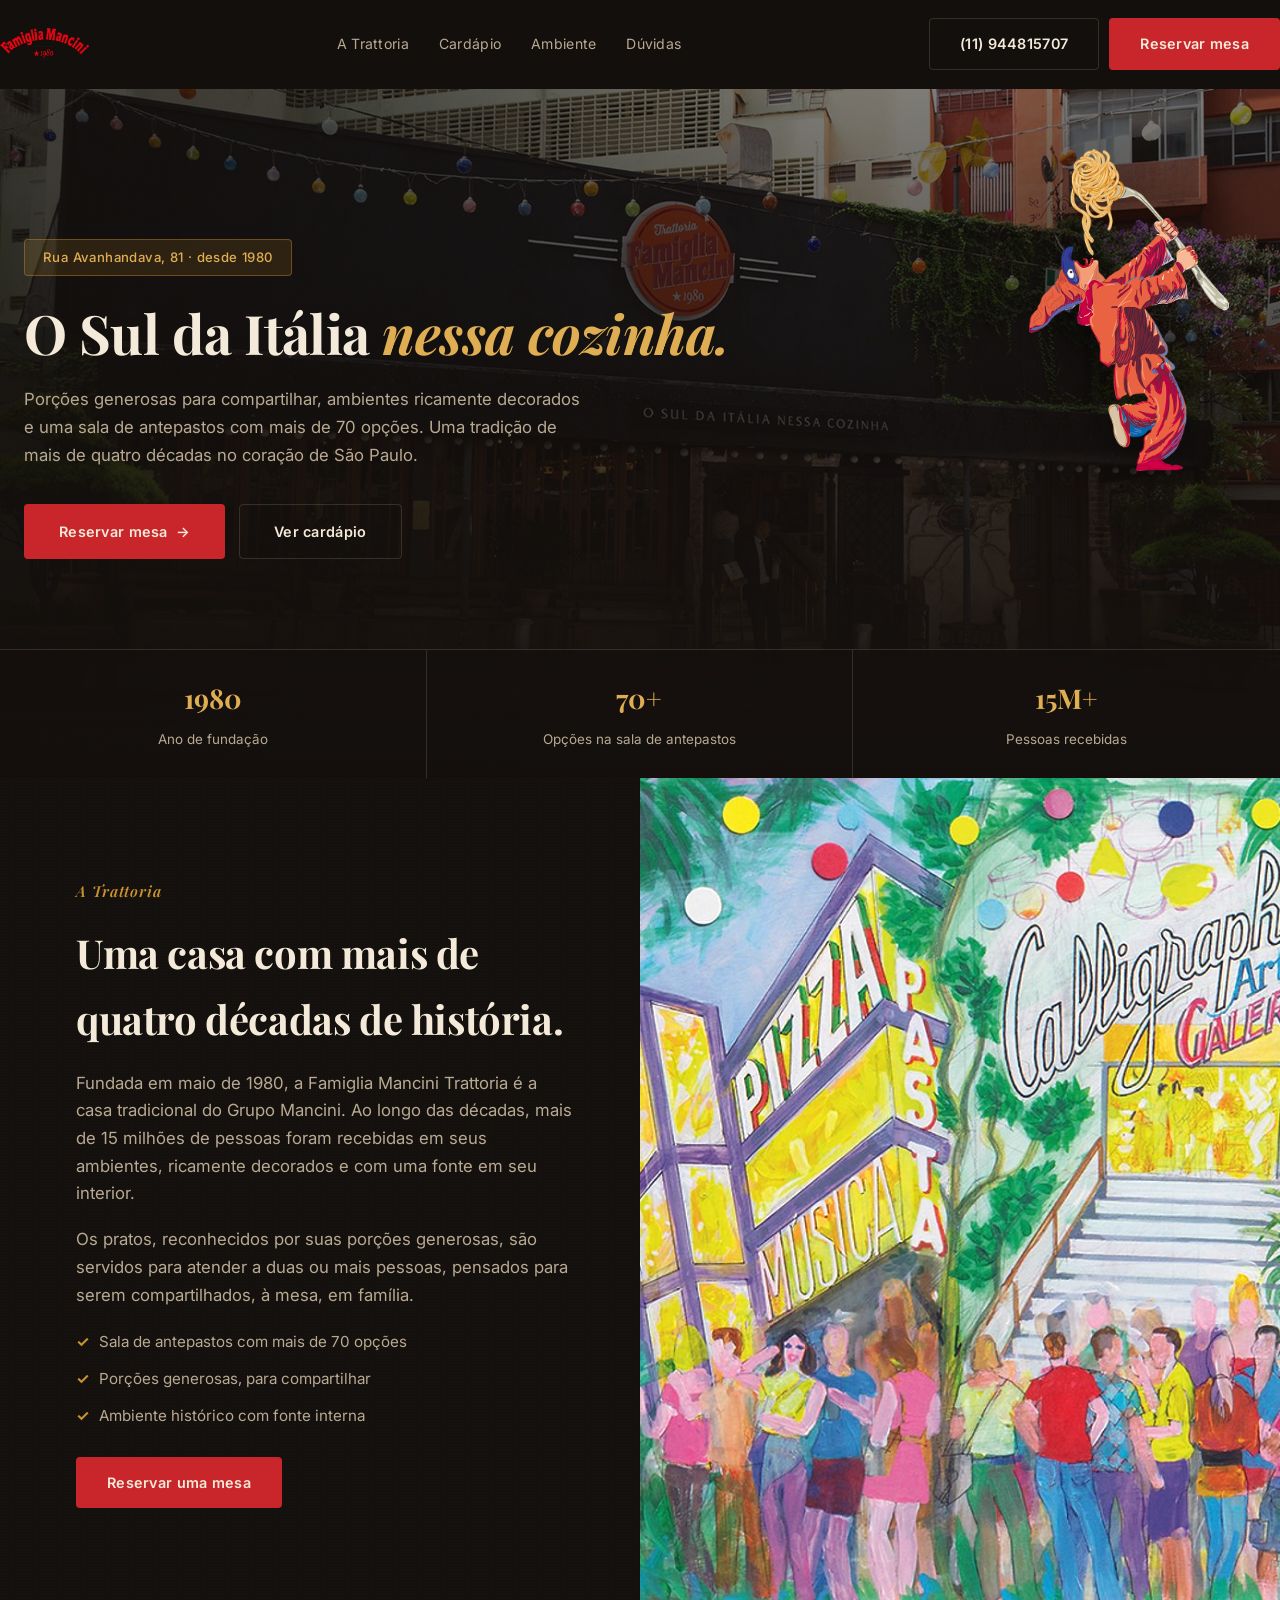
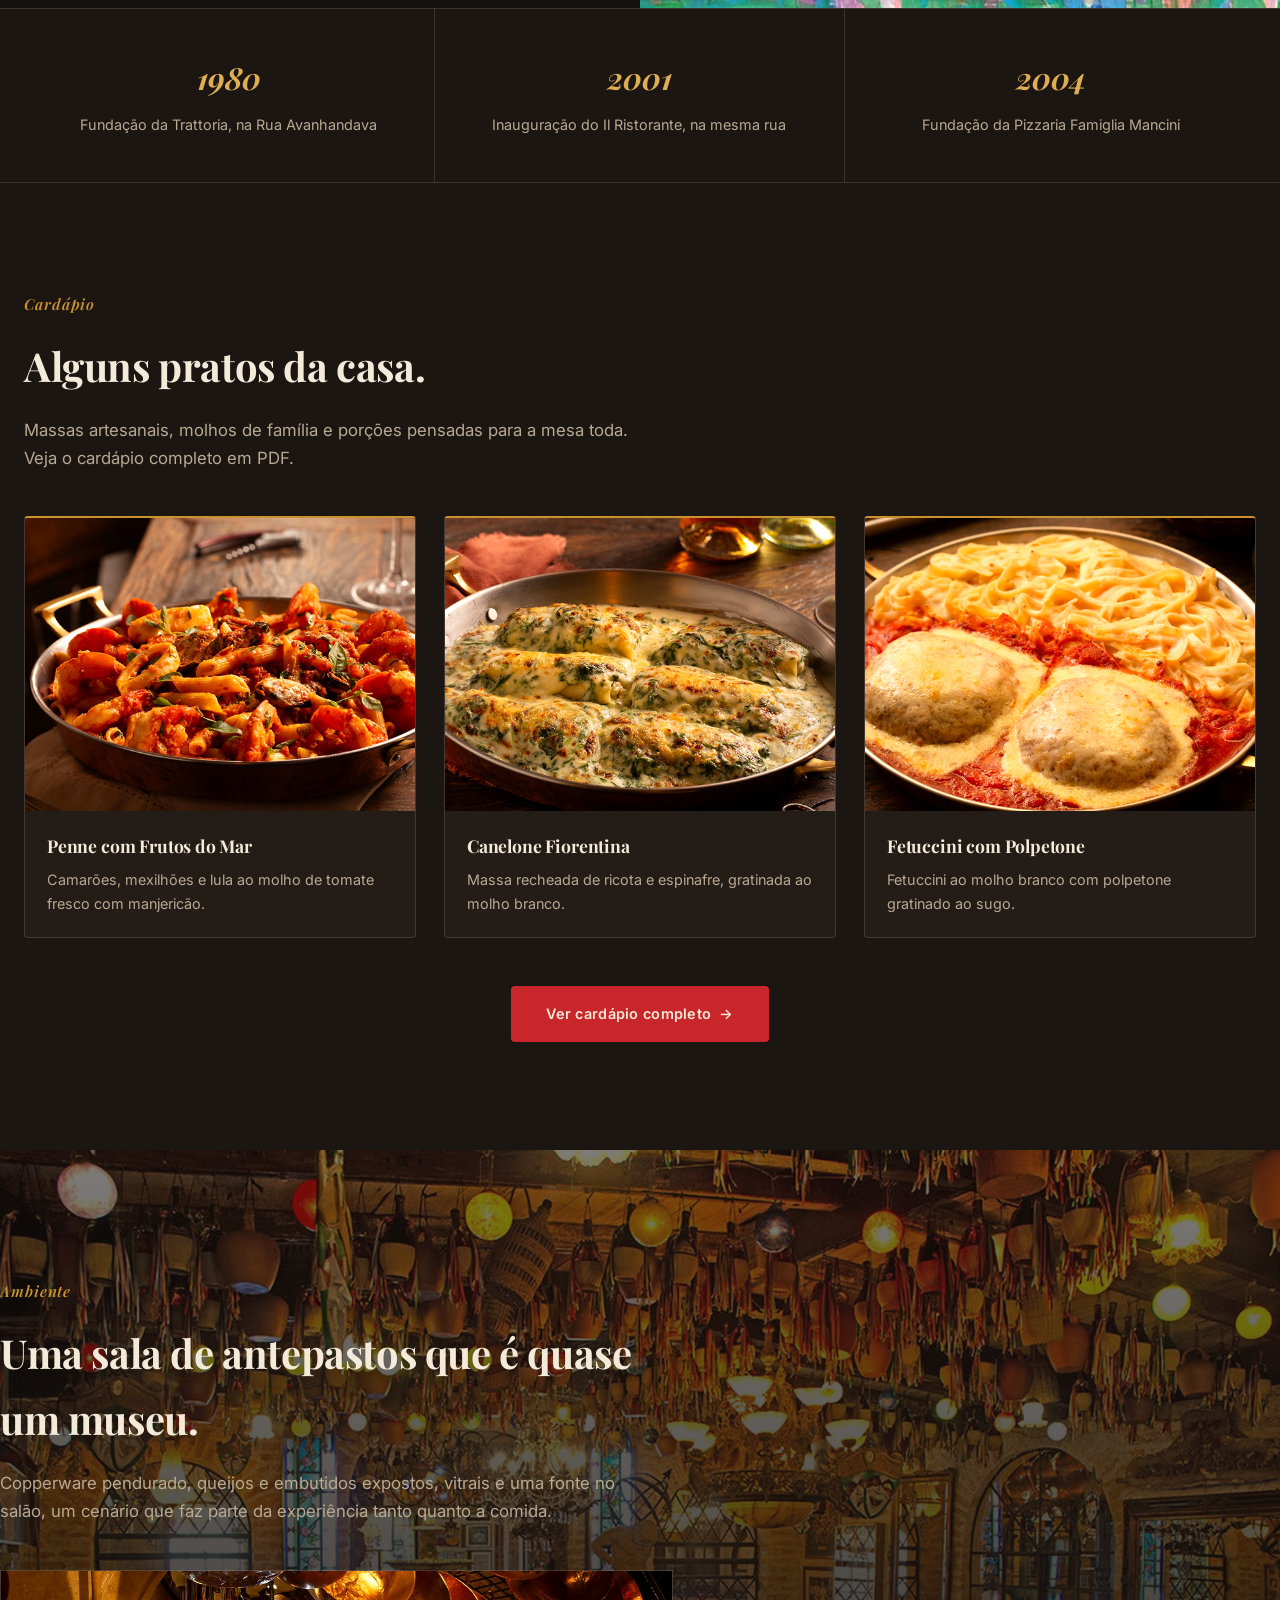
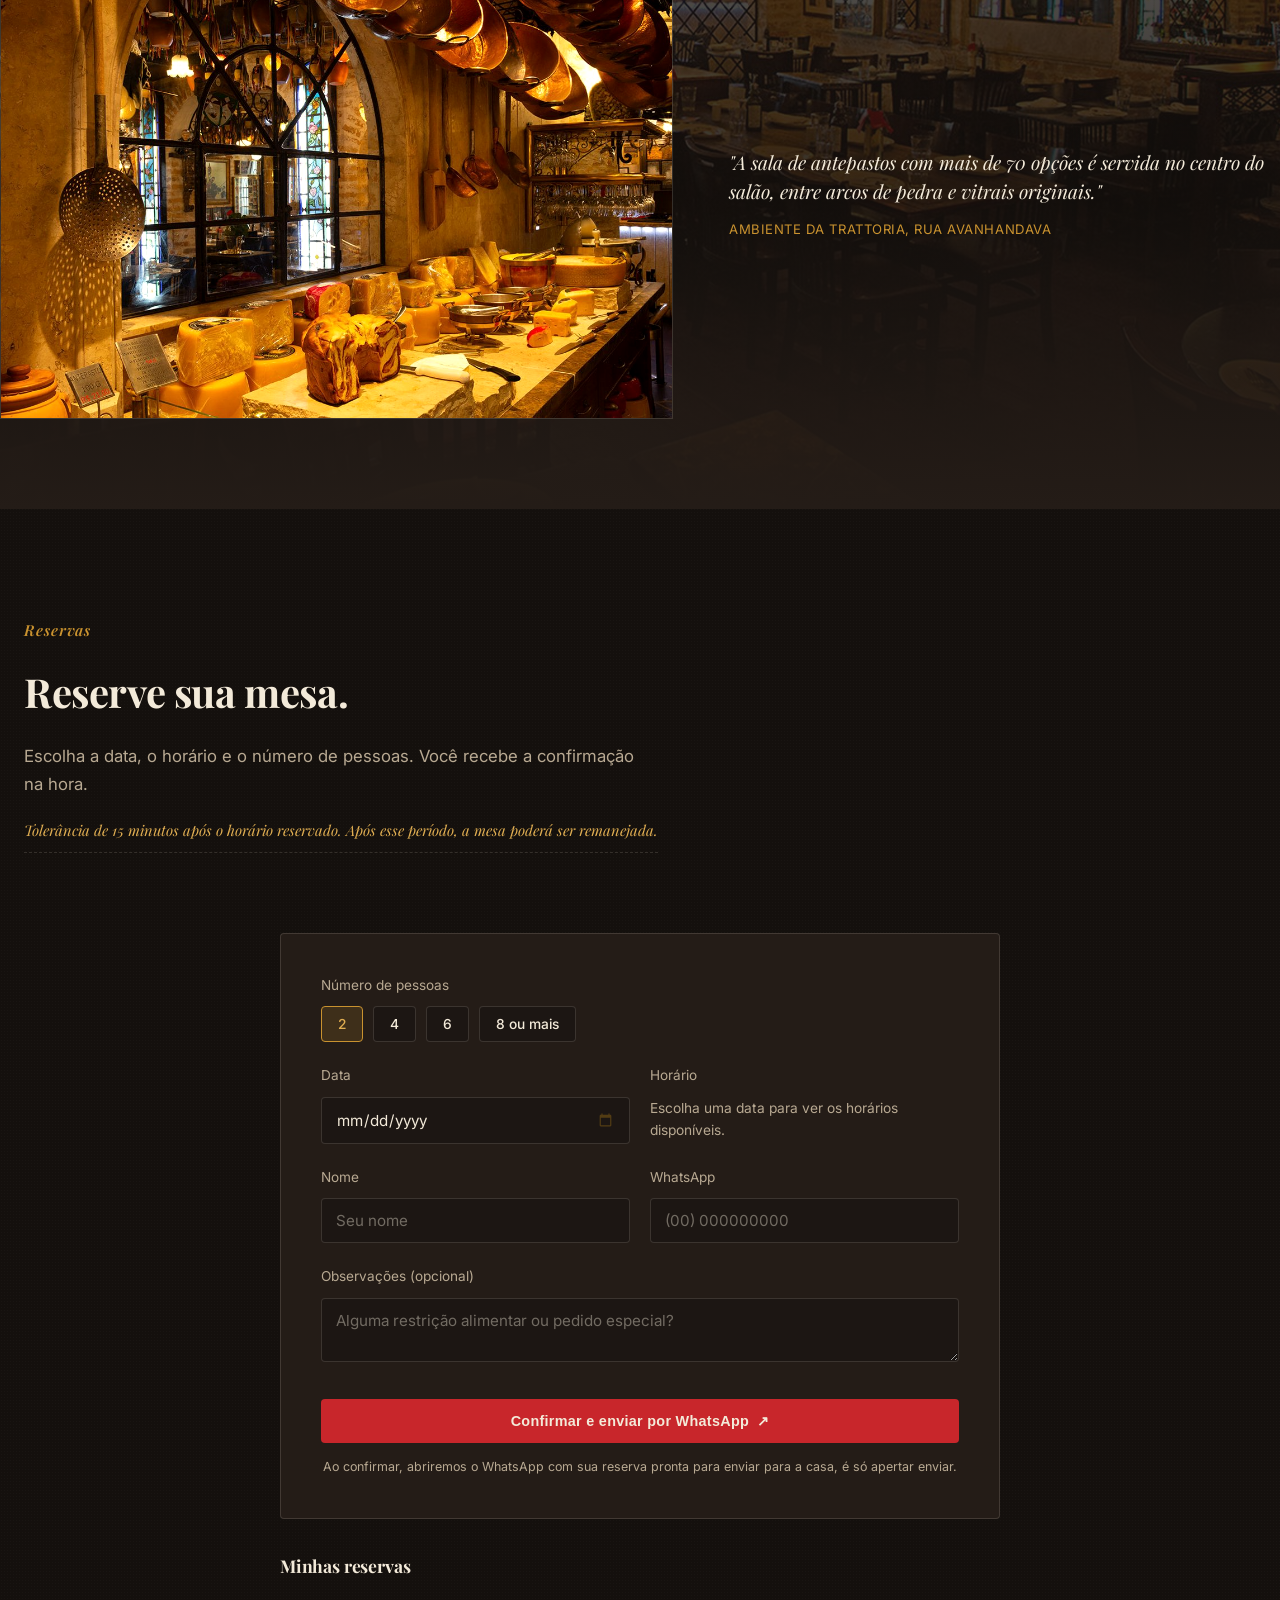
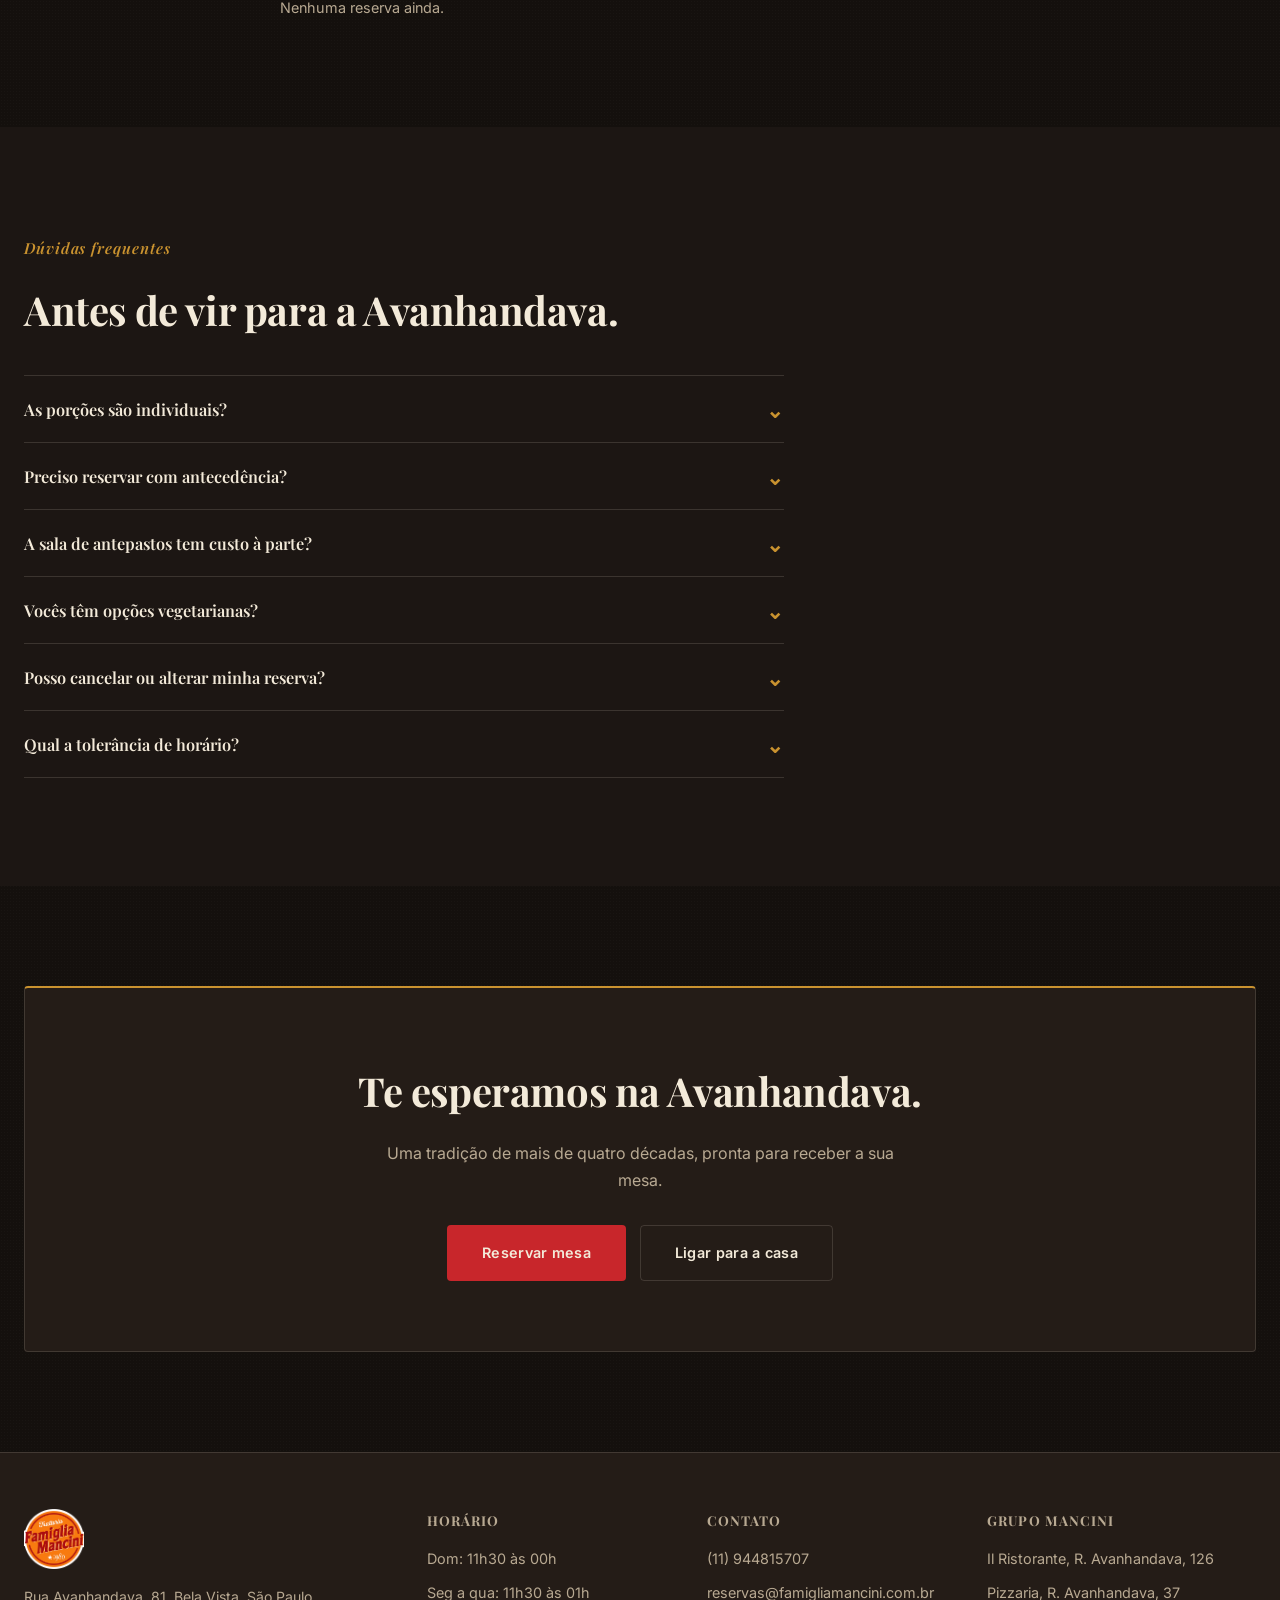
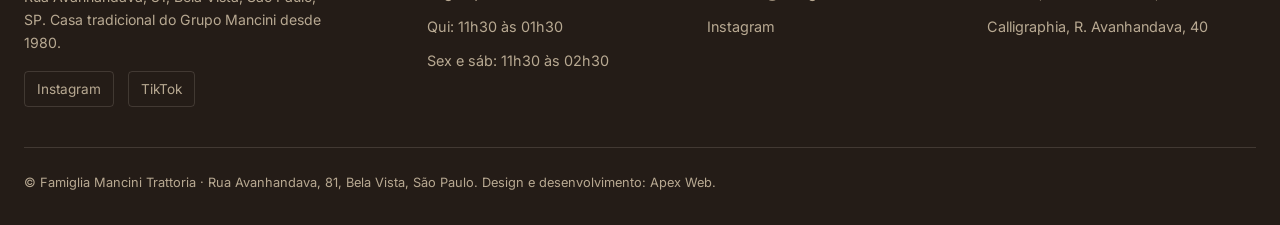
<file: index.html>
<!DOCTYPE html>
<html lang="pt-BR">
<head>
<meta charset="UTF-8">
<meta name="viewport" content="width=device-width, initial-scale=1.0">
<title>Famiglia Mancini Trattoria: O Sul da Itália nessa cozinha</title>
<meta name="description" content="Famiglia Mancini Trattoria, desde 1980 na Rua Avanhandava. Porções generosas, sala de antepastos com mais de 70 opções e reserva online.">
<link rel="icon" type="image/png" sizes="32x32" href="assets/img/favicon-32.png">
<link rel="icon" type="image/png" sizes="16x16" href="assets/img/favicon-16.png">
<link rel="apple-touch-icon" href="assets/img/apple-touch-icon.png">
<meta property="og:type" content="website">
<meta property="og:title" content="Famiglia Mancini Trattoria: O Sul da Itália nessa cozinha">
<meta property="og:description" content="Desde 1980 na Rua Avanhandava. Porções generosas, sala de antepastos com mais de 70 opções e reserva online.">
<meta property="og:image" content="https://apxweb.github.io/famiglia-mancini-trattoria/assets/img/og-image.jpg">
<meta property="og:url" content="https://apxweb.github.io/famiglia-mancini-trattoria/">
<meta name="twitter:card" content="summary_large_image">
<meta name="twitter:title" content="Famiglia Mancini Trattoria: O Sul da Itália nessa cozinha">
<meta name="twitter:description" content="Desde 1980 na Rua Avanhandava. Porções generosas, sala de antepastos com mais de 70 opções e reserva online.">
<meta name="twitter:image" content="https://apxweb.github.io/famiglia-mancini-trattoria/assets/img/og-image.jpg">
<link rel="preconnect" href="https://fonts.googleapis.com">
<link rel="preconnect" href="https://fonts.gstatic.com" crossorigin>
<link href="https://fonts.googleapis.com/css2?family=Playfair+Display:ital,wght@0,600;0,700;1,500;1,600&family=Inter:wght@400;500;600&display=swap" rel="stylesheet">
<link rel="stylesheet" href="styles.css">
</head>
<body>

<header class="site-header" id="site-header">
  <div class="container nav">
    <img src="assets/img/logo-wordmark.png" alt="Famiglia Mancini" class="logo-wordmark">
    <ul class="nav-links">
      <li><a href="#trattoria">A Trattoria</a></li>
      <li><a href="#cardapio">Cardápio</a></li>
      <li><a href="#ambiente">Ambiente</a></li>
      <li><a href="#duvidas">Dúvidas</a></li>
    </ul>
    <div class="nav-actions">
      <a href="https://wa.me/5511944815707?text=Ol%C3%A1!%20Vi%20o%20site%20da%20Famiglia%20Mancini%20Trattoria%20e%20gostaria%20de%20mais%20informa%C3%A7%C3%B5es." target="_blank" rel="noopener" class="btn btn-ghost">(11) 944815707</a>
      <a href="#reservas" class="btn btn-primary">Reservar mesa</a>
    </div>
  </div>
</header>

<main>

  <section class="hero">
    <div class="hero-media" aria-hidden="true">
      <img src="assets/img/hero-facade.jpg" alt="Fachada da Trattoria Famiglia Mancini à noite, com a placa redonda de 1980 e o letreiro O Sul da Itália nessa cozinha">
      <div class="hero-overlay"></div>
    </div>
    <img src="assets/img/mascote.png" alt="" class="hero-mascot" aria-hidden="true" data-reveal data-delay="2">
    <div class="container hero-content" data-reveal>
      <span class="pill">Rua Avanhandava, 81 · desde 1980</span>
      <h1>O Sul da Itália <span class="text-accent">nessa cozinha.</span></h1>
      <p>Porções generosas para compartilhar, ambientes ricamente decorados e uma sala de antepastos com mais de 70 opções. Uma tradição de mais de quatro décadas no coração de São Paulo.</p>
      <div class="hero-actions">
        <a href="#reservas" class="btn btn-primary btn-lg">Reservar mesa <span aria-hidden="true">→</span></a>
        <a href="#cardapio" class="btn btn-ghost btn-lg">Ver cardápio</a>
      </div>
    </div>
    <div class="hero-stats-row" data-reveal data-delay="1">
      <div class="hero-stat"><strong>1980</strong><span>Ano de fundação</span></div>
      <div class="hero-stat"><strong>70+</strong><span>Opções na sala de antepastos</span></div>
      <div class="hero-stat"><strong>15M+</strong><span>Pessoas recebidas</span></div>
    </div>
  </section>

  <section id="trattoria" class="section" style="padding: 0;">
    <div class="trattoria-split">
      <div class="trattoria-text" data-reveal>
        <div class="container-inner">
          <span class="eyebrow">A Trattoria</span>
          <h2>Uma casa com mais de quatro décadas de história.</h2>
          <p class="lead">Fundada em maio de 1980, a Famiglia Mancini Trattoria é a casa tradicional do Grupo Mancini. Ao longo das décadas, mais de 15 milhões de pessoas foram recebidas em seus ambientes, ricamente decorados e com uma fonte em seu interior.</p>
          <p class="lead">Os pratos, reconhecidos por suas porções generosas, são servidos para atender a duas ou mais pessoas, pensados para serem compartilhados, à mesa, em família.</p>
          <ul class="about-list">
            <li><span class="check-icon">✓</span> Sala de antepastos com mais de 70 opções</li>
            <li><span class="check-icon">✓</span> Porções generosas, para compartilhar</li>
            <li><span class="check-icon">✓</span> Ambiente histórico com fonte interna</li>
          </ul>
          <a href="#reservas" class="btn btn-primary">Reservar uma mesa</a>
        </div>
      </div>
      <div class="trattoria-photo" data-reveal data-delay="1">
        <img src="assets/img/hero-postal.jpg" alt="Ilustração da Rua Avanhandava com a Famiglia Mancini Trattoria">
      </div>
    </div>
    <div class="history-strip">
      <div class="container history-row">
        <div class="history-item" data-reveal>
          <strong>1980</strong>
          <span>Fundação da Trattoria, na Rua Avanhandava</span>
        </div>
        <div class="history-item" data-reveal data-delay="1">
          <strong>2001</strong>
          <span>Inauguração do Il Ristorante, na mesma rua</span>
        </div>
        <div class="history-item" data-reveal data-delay="2">
          <strong>2004</strong>
          <span>Fundação da Pizzaria Famiglia Mancini</span>
        </div>
      </div>
    </div>
  </section>

  <section id="cardapio" class="section section-alt">
    <div class="container">
      <span class="eyebrow" data-reveal>Cardápio</span>
      <h2 data-reveal>Alguns pratos da casa.</h2>
      <p class="lead" data-reveal>Massas artesanais, molhos de família e porções pensadas para a mesa toda. Veja o cardápio completo em PDF.</p>

      <div class="dishes-grid">
        <div class="dish-card" data-reveal>
          <div class="dish-photo"><img src="assets/img/penne-frutos-do-mar.jpg" alt="Penne com Frutos do Mar" loading="lazy"></div>
          <h3>Penne com Frutos do Mar</h3>
          <p>Camarões, mexilhões e lula ao molho de tomate fresco com manjericão.</p>
        </div>
        <div class="dish-card" data-reveal data-delay="1">
          <div class="dish-photo"><img src="assets/img/canelone-fiorentina.jpg" alt="Canelone Fiorentina" loading="lazy"></div>
          <h3>Canelone Fiorentina</h3>
          <p>Massa recheada de ricota e espinafre, gratinada ao molho branco.</p>
        </div>
        <div class="dish-card" data-reveal data-delay="2">
          <div class="dish-photo"><img src="assets/img/fetuccini-polpetone.jpg" alt="Fetuccini com Polpetone" loading="lazy"></div>
          <h3>Fetuccini com Polpetone</h3>
          <p>Fetuccini ao molho branco com polpetone gratinado ao sugo.</p>
        </div>
      </div>

      <div class="menu-cta" data-reveal data-delay="1">
        <a href="cardapio.html" class="btn btn-primary btn-lg">Ver cardápio completo <span aria-hidden="true">→</span></a>
      </div>
    </div>
  </section>

  <section id="ambiente" class="ambiente-section">
    <div class="ambiente-bg" aria-hidden="true">
      <img src="assets/img/ambiente-salao.jpg" alt="Salão principal da trattoria com panelas de cobre penduradas, arcos de pedra e vitrais">
      <div class="ambiente-overlay"></div>
    </div>
    <div class="container ambiente-inner">
      <span class="eyebrow" data-reveal>Ambiente</span>
      <h2 data-reveal>Uma sala de antepastos que é quase um museu.</h2>
      <p class="lead" data-reveal>Copperware pendurado, queijos e embutidos expostos, vitrais e uma fonte no salão, um cenário que faz parte da experiência tanto quanto a comida.</p>

      <div class="ambiente-grid" data-reveal data-delay="1">
        <div class="ambiente-detail">
          <img src="assets/img/ambiente-antepastos.jpg" alt="Sala de antepastos da Famiglia Mancini Trattoria, com panelas de cobre e queijos">
        </div>
        <div class="ambiente-note">
          <p>"A sala de antepastos com mais de 70 opções é servida no centro do salão, entre arcos de pedra e vitrais originais."</p>
          <cite>Ambiente da Trattoria, Rua Avanhandava</cite>
        </div>
      </div>
    </div>
  </section>

  <section id="reservas" class="section">
    <div class="container">
      <span class="eyebrow" data-reveal>Reservas</span>
      <h2 data-reveal>Reserve sua mesa.</h2>
      <p class="lead" data-reveal>Escolha a data, o horário e o número de pessoas. Você recebe a confirmação na hora.</p>
      <p class="menu-note" data-reveal>Tolerância de 15 minutos após o horário reservado. Após esse período, a mesa poderá ser remanejada.</p>

      <form id="booking-form" class="booking-card" data-reveal data-delay="1" novalidate>
        <div class="booking-field">
          <label>Número de pessoas</label>
          <div class="option-row" id="party-options">
            <button type="button" class="option-chip small active" data-value="2">2</button>
            <button type="button" class="option-chip small" data-value="4">4</button>
            <button type="button" class="option-chip small" data-value="6">6</button>
            <button type="button" class="option-chip small" data-value="8+">8 ou mais</button>
          </div>
        </div>

        <div class="booking-grid-2">
          <div class="booking-field">
            <label for="date-input">Data</label>
            <input type="date" id="date-input" class="date-input">
            <p class="booking-hint" id="date-hint" hidden></p>
          </div>
          <div class="booking-field">
            <label>Horário</label>
            <div class="option-row" id="time-options">
              <p class="booking-hint">Escolha uma data para ver os horários disponíveis.</p>
            </div>
          </div>
        </div>

        <div class="booking-grid-2">
          <div class="booking-field">
            <label for="booking-name">Nome</label>
            <input type="text" id="booking-name" placeholder="Seu nome" required>
          </div>
          <div class="booking-field">
            <label for="booking-phone">WhatsApp</label>
            <input type="tel" id="booking-phone" placeholder="(00) 000000000" required>
          </div>
        </div>

        <div class="booking-field">
          <label for="booking-note">Observações <span class="optional-tag">(opcional)</span></label>
          <textarea id="booking-note" rows="2" placeholder="Alguma restrição alimentar ou pedido especial?"></textarea>
        </div>

        <p class="booking-error" id="booking-error" hidden></p>

        <button type="submit" class="btn btn-primary btn-block">Confirmar e enviar por WhatsApp <span aria-hidden="true">↗</span></button>
        <p class="booking-disclaimer">Ao confirmar, abriremos o WhatsApp com sua reserva pronta para enviar para a casa, é só apertar enviar.</p>
      </form>

      <div class="my-bookings" data-reveal data-delay="2">
        <h3>Minhas reservas</h3>
        <div class="bookings-list" id="bookings-list">
          <p class="bookings-empty">Nenhuma reserva ainda.</p>
        </div>
      </div>
    </div>
  </section>

  <section id="duvidas" class="section section-alt">
    <div class="container">
      <span class="eyebrow" data-reveal>Dúvidas frequentes</span>
      <h2 data-reveal>Antes de vir para a Avanhandava.</h2>

      <div class="faq-list" data-reveal data-delay="1">
        <div class="faq-item">
          <button class="faq-question">As porções são individuais?<span class="faq-icon">⌄</span></button>
          <div class="faq-answer"><p>Não. Os pratos da Trattoria são servidos em porções generosas, pensadas para atender duas ou mais pessoas à mesa.</p></div>
        </div>
        <div class="faq-item">
          <button class="faq-question">Preciso reservar com antecedência?<span class="faq-icon">⌄</span></button>
          <div class="faq-answer"><p>Recomendamos reservar com antecedência, principalmente às sextas, sábados e vésperas de feriado, quando a casa costuma ficar mais cheia, assim você garante sua mesa sem enfrentar fila de espera.</p></div>
        </div>
        <div class="faq-item">
          <button class="faq-question">A sala de antepastos tem custo à parte?<span class="faq-icon">⌄</span></button>
          <div class="faq-answer"><p>A sala de antepastos com mais de 70 opções está incluída na experiência da mesa. Consulte a equipe sobre a política vigente ao chegar.</p></div>
        </div>
        <div class="faq-item">
          <button class="faq-question">Vocês têm opções vegetarianas?<span class="faq-icon">⌄</span></button>
          <div class="faq-answer"><p>Sim, o cardápio conta com opções vegetarianas entre massas e antepastos. Consulte o cardápio completo em PDF.</p></div>
        </div>
        <div class="faq-item">
          <button class="faq-question">Posso cancelar ou alterar minha reserva?<span class="faq-icon">⌄</span></button>
          <div class="faq-answer"><p>Sim. Na lista "Minhas reservas", use os botões "Editar" ou "Cancelar". Você será direcionado ao WhatsApp da casa com sua reserva preenchida, e é só confirmar por lá.</p></div>
        </div>
        <div class="faq-item">
          <button class="faq-question">Qual a tolerância de horário?<span class="faq-icon">⌄</span></button>
          <div class="faq-answer"><p>Trabalhamos com 15 minutos de tolerância após o horário reservado. Passado esse período, a mesa poderá ser remanejada.</p></div>
        </div>
      </div>
    </div>
  </section>

  <section class="section cta-outer">
    <div class="container">
      <div class="cta-card" data-reveal>
        <h2>Te esperamos na Avanhandava.</h2>
        <p>Uma tradição de mais de quatro décadas, pronta para receber a sua mesa.</p>
        <div class="hero-actions">
          <a href="#reservas" class="btn btn-primary btn-lg">Reservar mesa</a>
          <a href="https://wa.me/5511944815707?text=Ol%C3%A1!%20Vi%20o%20site%20da%20Famiglia%20Mancini%20Trattoria%20e%20gostaria%20de%20mais%20informa%C3%A7%C3%B5es." target="_blank" rel="noopener" class="btn btn-ghost btn-lg">Ligar para a casa</a>
        </div>
      </div>
    </div>
  </section>

</main>

<footer class="site-footer">
  <div class="container">
    <div class="footer-grid">
      <div class="footer-brand">
        <img src="assets/img/logo-medalhao.png" alt="Famiglia Mancini" class="footer-logo">
        <p>Rua Avanhandava, 81, Bela Vista, São Paulo, SP. Casa tradicional do Grupo Mancini desde 1980.</p>
        <div class="footer-social">
          <a href="https://www.instagram.com/famigliamancini_oficial" target="_blank" rel="noopener">Instagram</a>
          <a href="https://www.tiktok.com/@famigliamancini" target="_blank" rel="noopener">TikTok</a>
        </div>
      </div>
      <div class="footer-col">
        <h4>Horário</h4>
        <span>Dom: 11h30 às 00h</span>
        <span>Seg a qua: 11h30 às 01h</span>
        <span>Qui: 11h30 às 01h30</span>
        <span>Sex e sáb: 11h30 às 02h30</span>
      </div>
      <div class="footer-col">
        <h4>Contato</h4>
        <a href="https://wa.me/5511944815707?text=Ol%C3%A1!%20Vi%20o%20site%20da%20Famiglia%20Mancini%20Trattoria%20e%20gostaria%20de%20mais%20informa%C3%A7%C3%B5es." target="_blank" rel="noopener">(11) 944815707</a>
        <a href="mailto:reservas@famigliamancini.com.br">reservas@famigliamancini.com.br</a>
        <a href="https://www.instagram.com/famigliamancini_oficial" target="_blank" rel="noopener">Instagram</a>
      </div>
      <div class="footer-col">
        <h4>Grupo Mancini</h4>
        <span>Il Ristorante, R. Avanhandava, 126</span>
        <span>Pizzaria, R. Avanhandava, 37</span>
        <span>Calligraphia, R. Avanhandava, 40</span>
      </div>
    </div>
    <div class="footer-legal">
      <p class="footer-copyright">© Famiglia Mancini Trattoria · Rua Avanhandava, 81, Bela Vista, São Paulo. Design e desenvolvimento: Apex Web.</p>
    </div>
  </div>
</footer>

<button class="back-to-top" id="back-to-top" aria-label="Voltar ao topo">
  <svg viewBox="0 0 24 24" fill="none" xmlns="http://www.w3.org/2000/svg">
    <path d="M12 19V5" stroke="currentColor" stroke-width="2" stroke-linecap="round"/>
    <path d="M5 12L12 5L19 12" stroke="currentColor" stroke-width="2" stroke-linecap="round" stroke-linejoin="round"/>
  </svg>
</button>

<script src="script.js"></script>
</body>
</html>
</file>
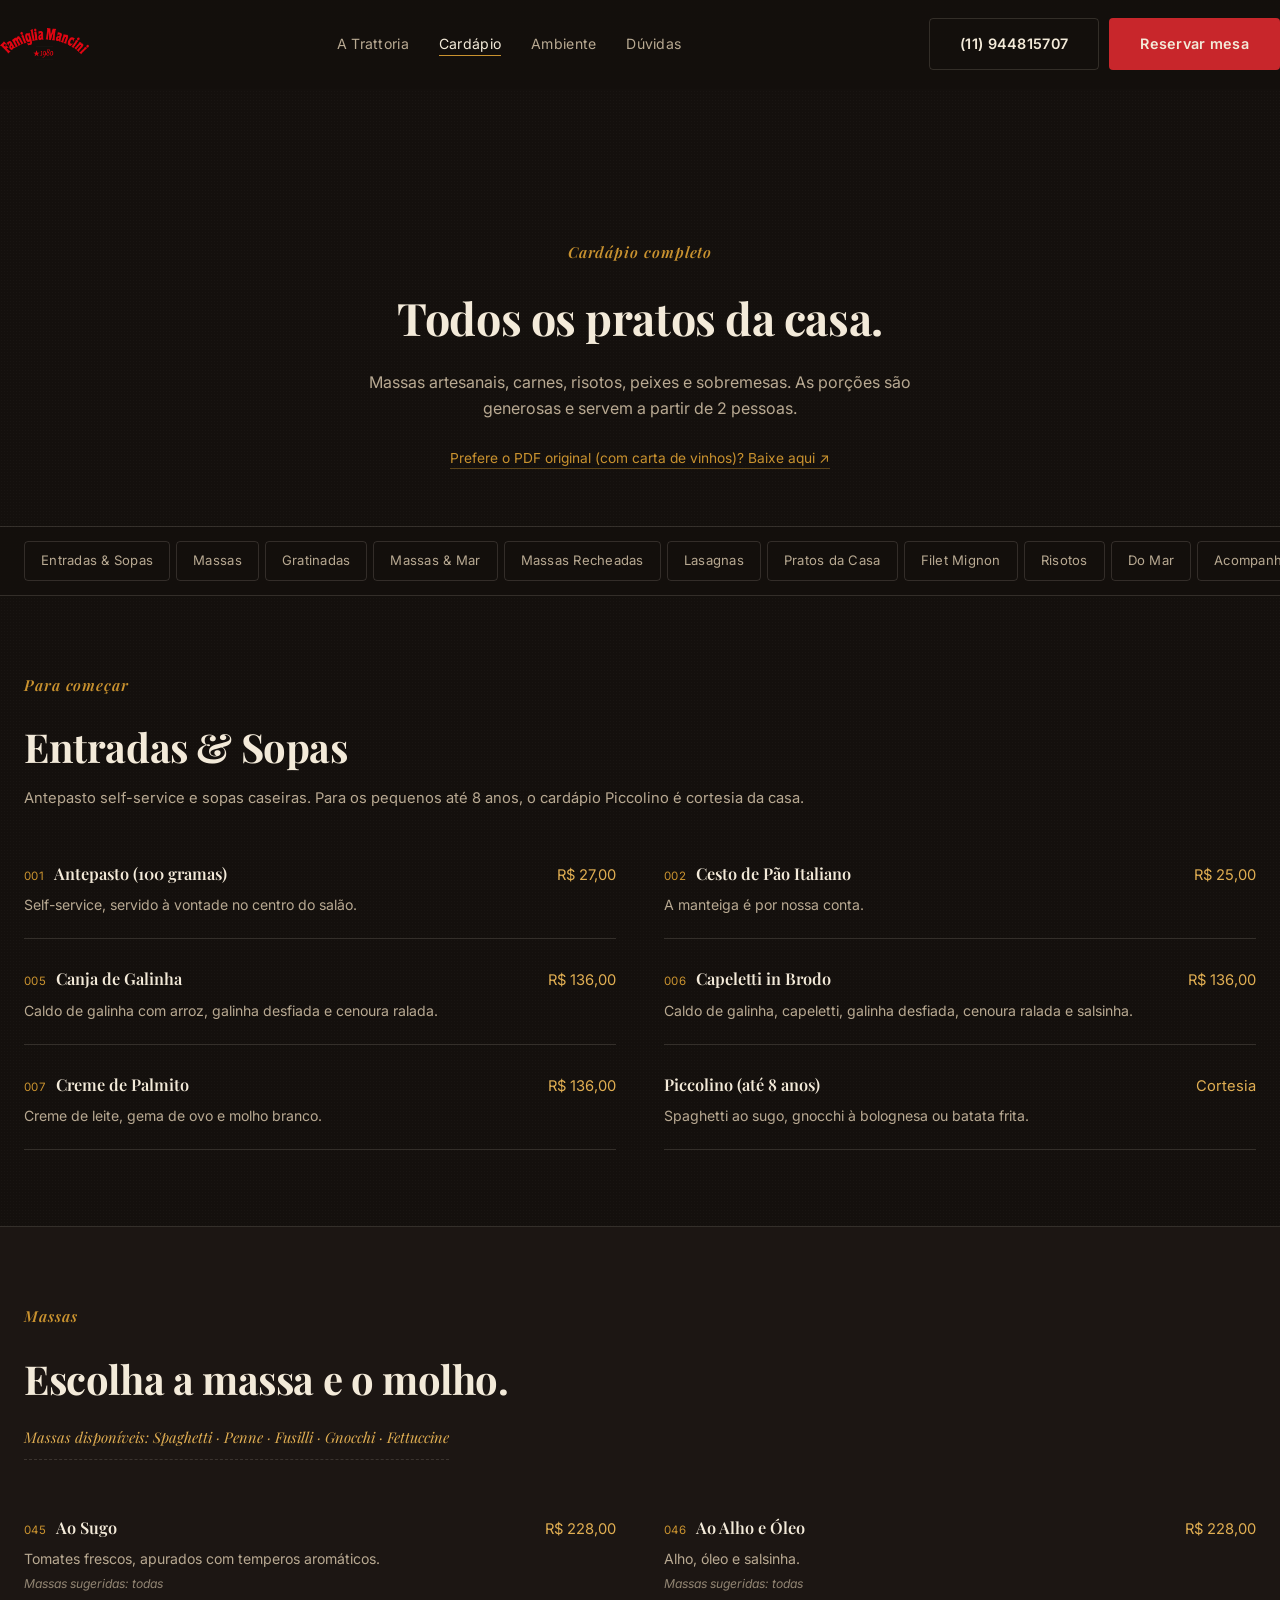
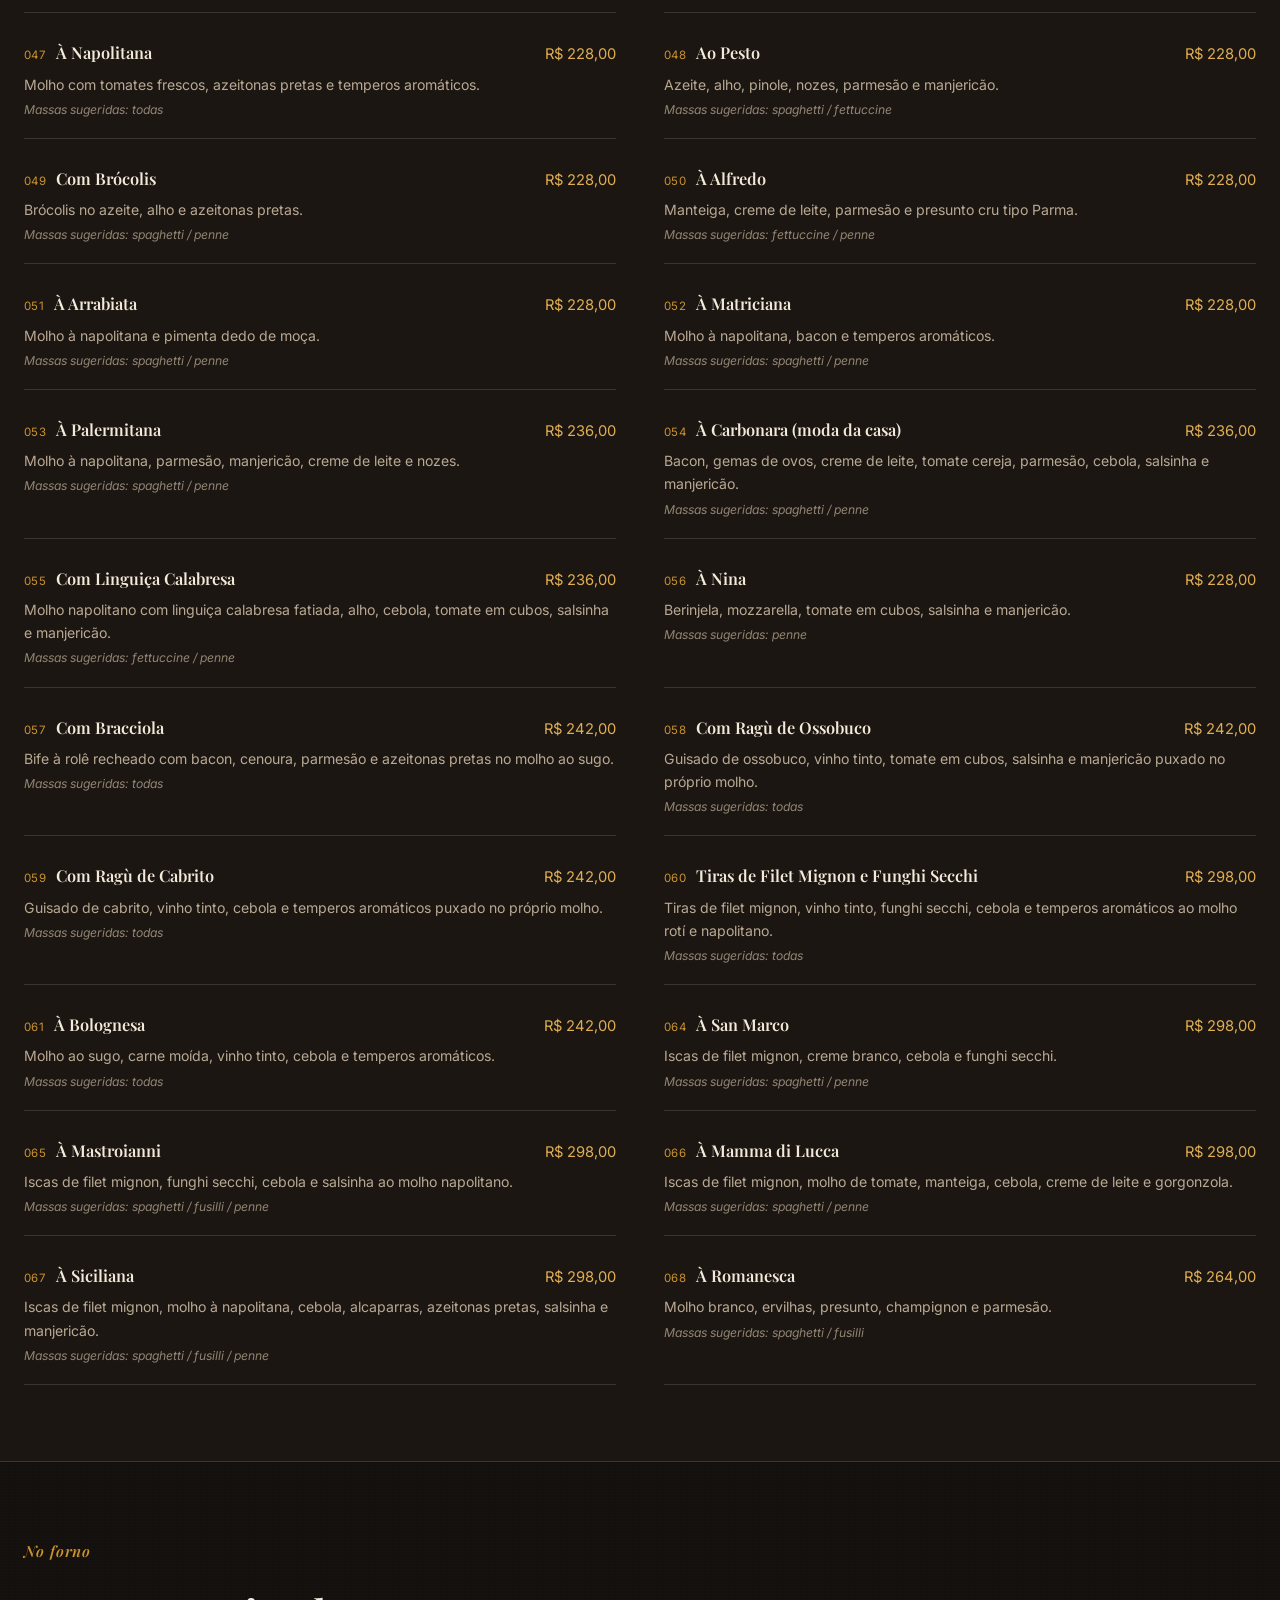
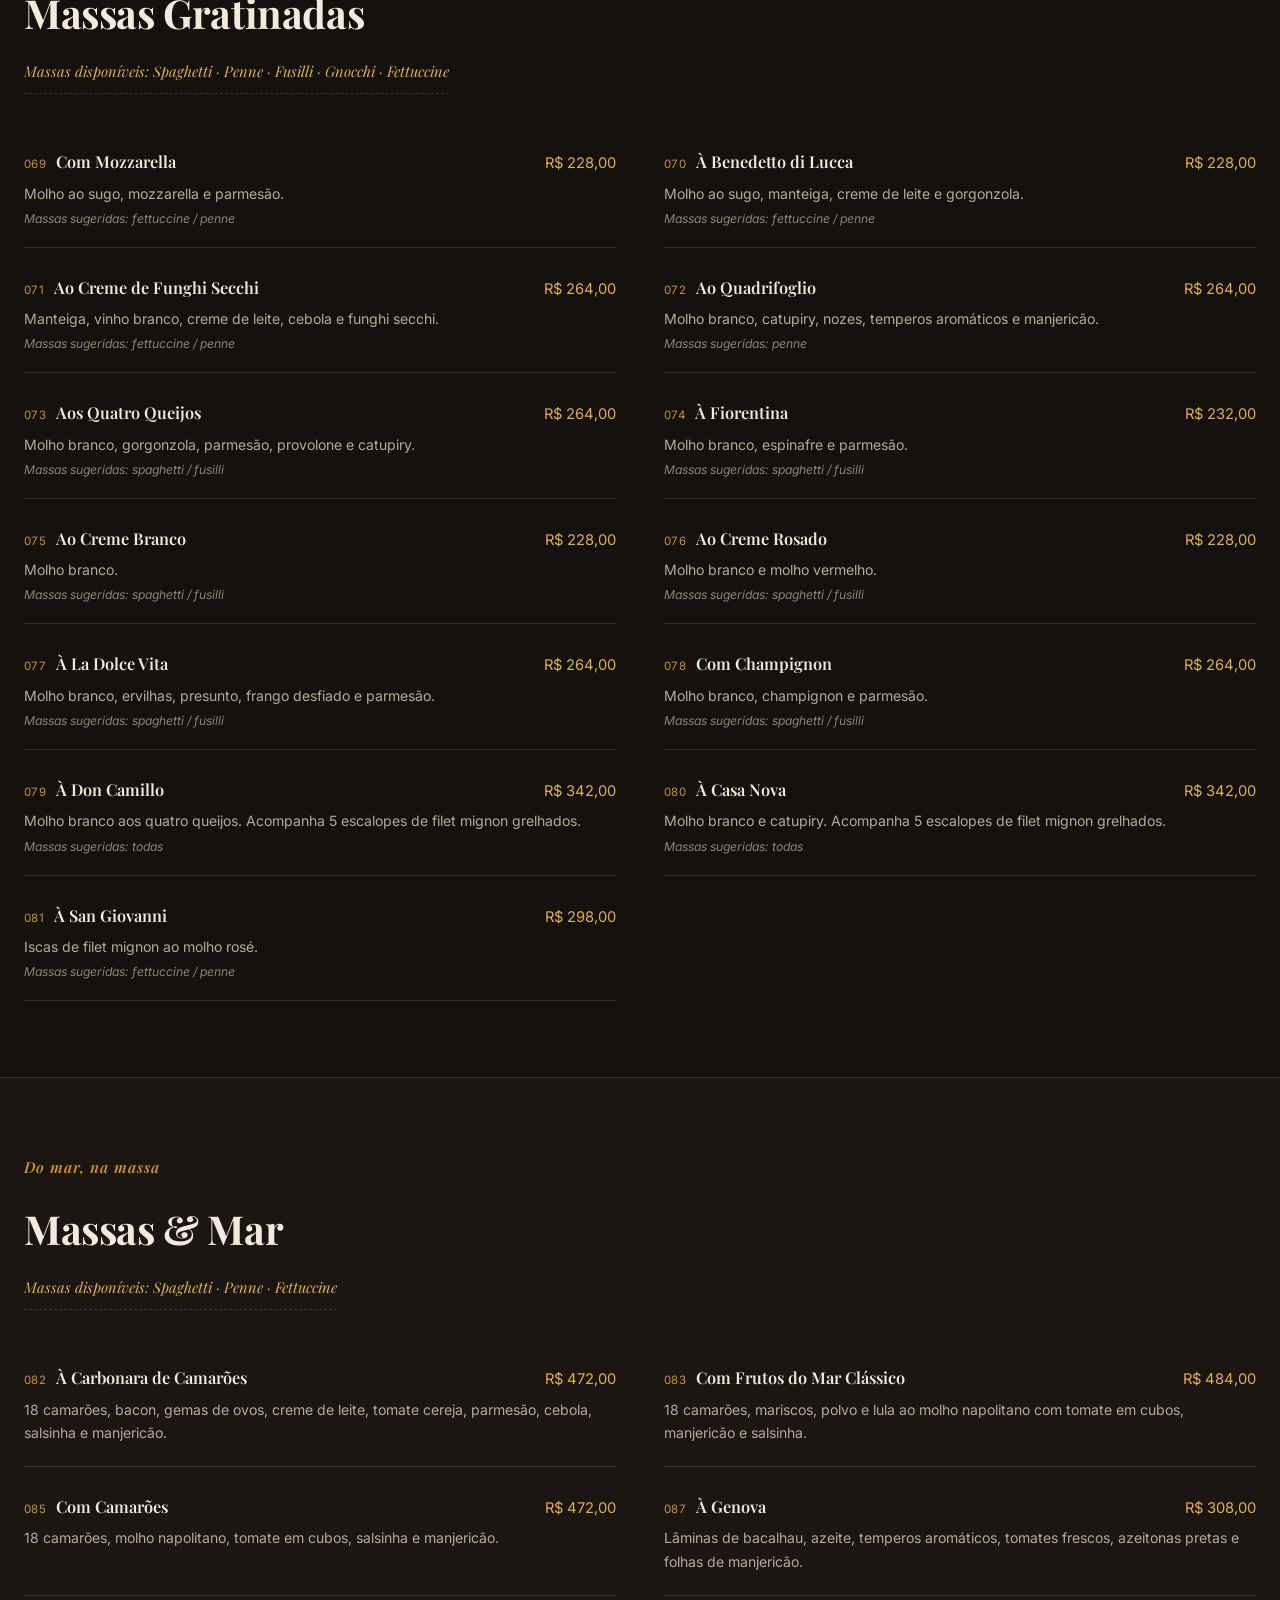
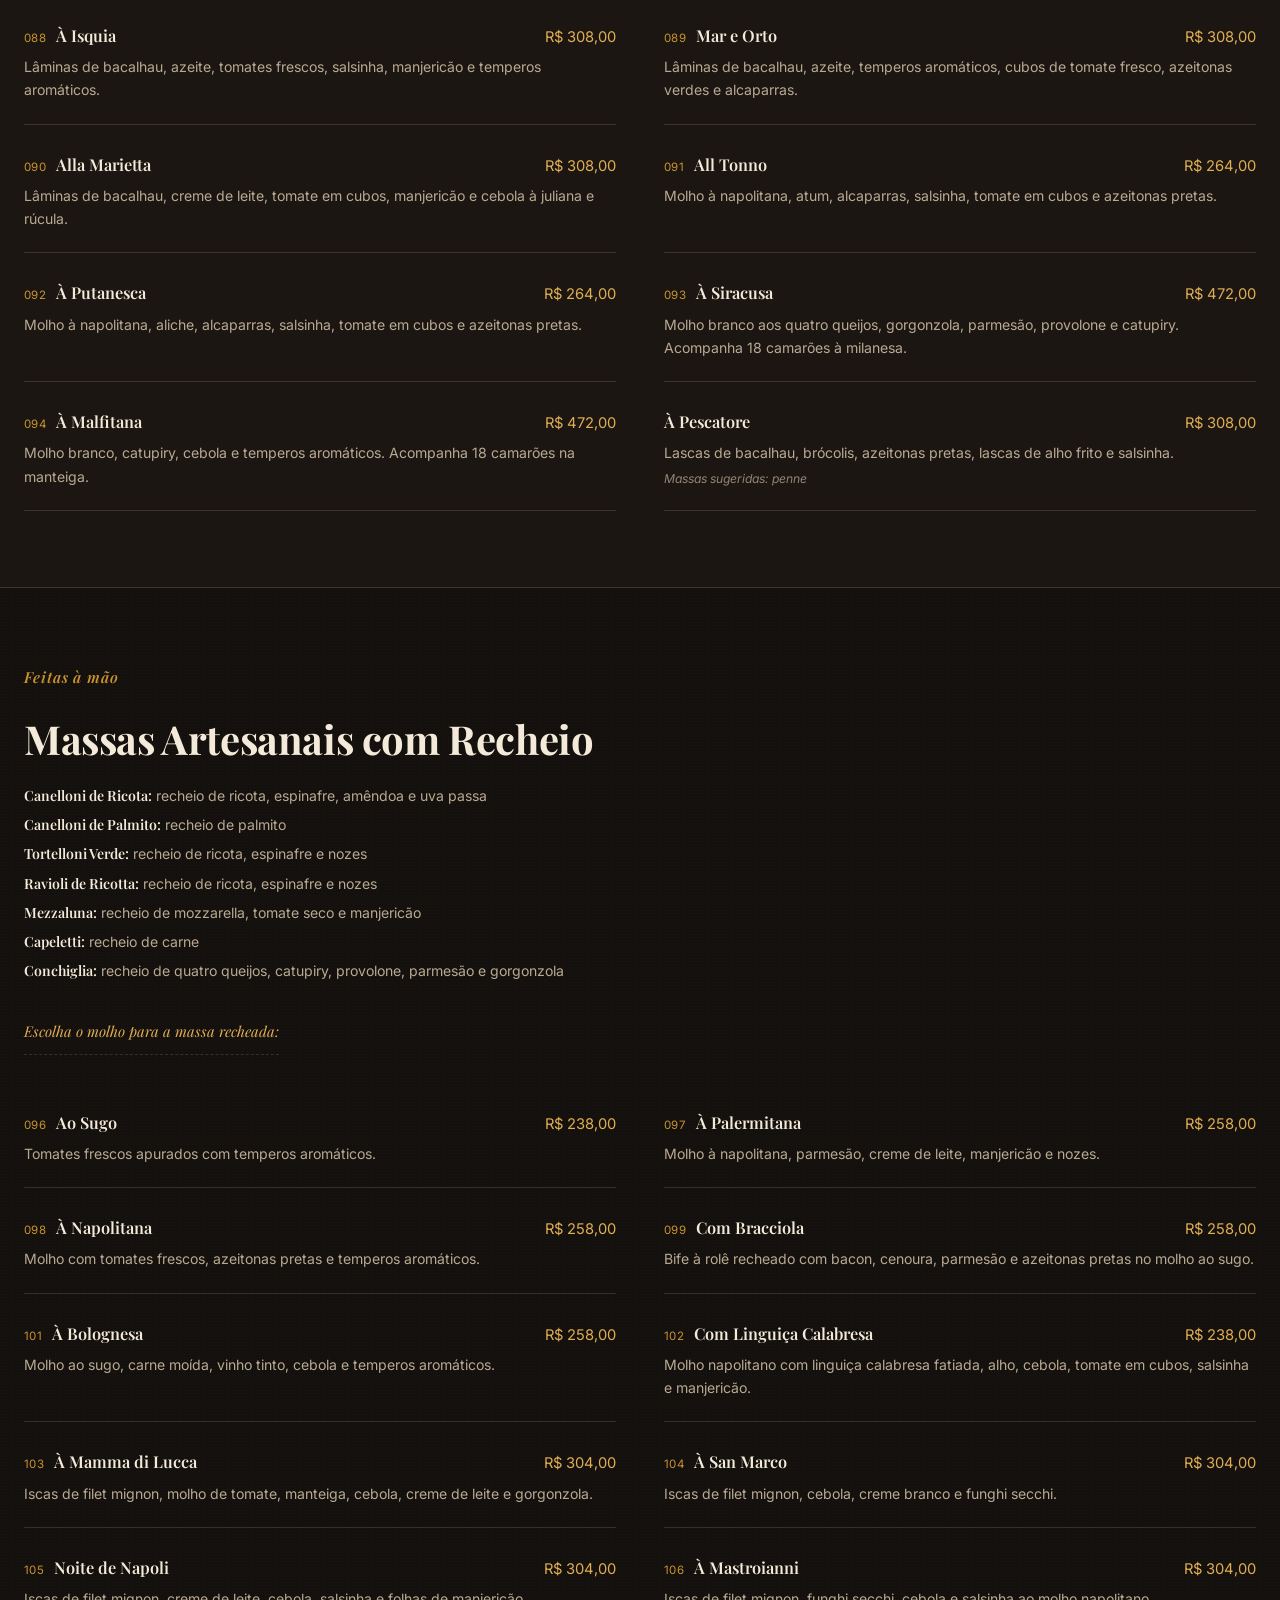
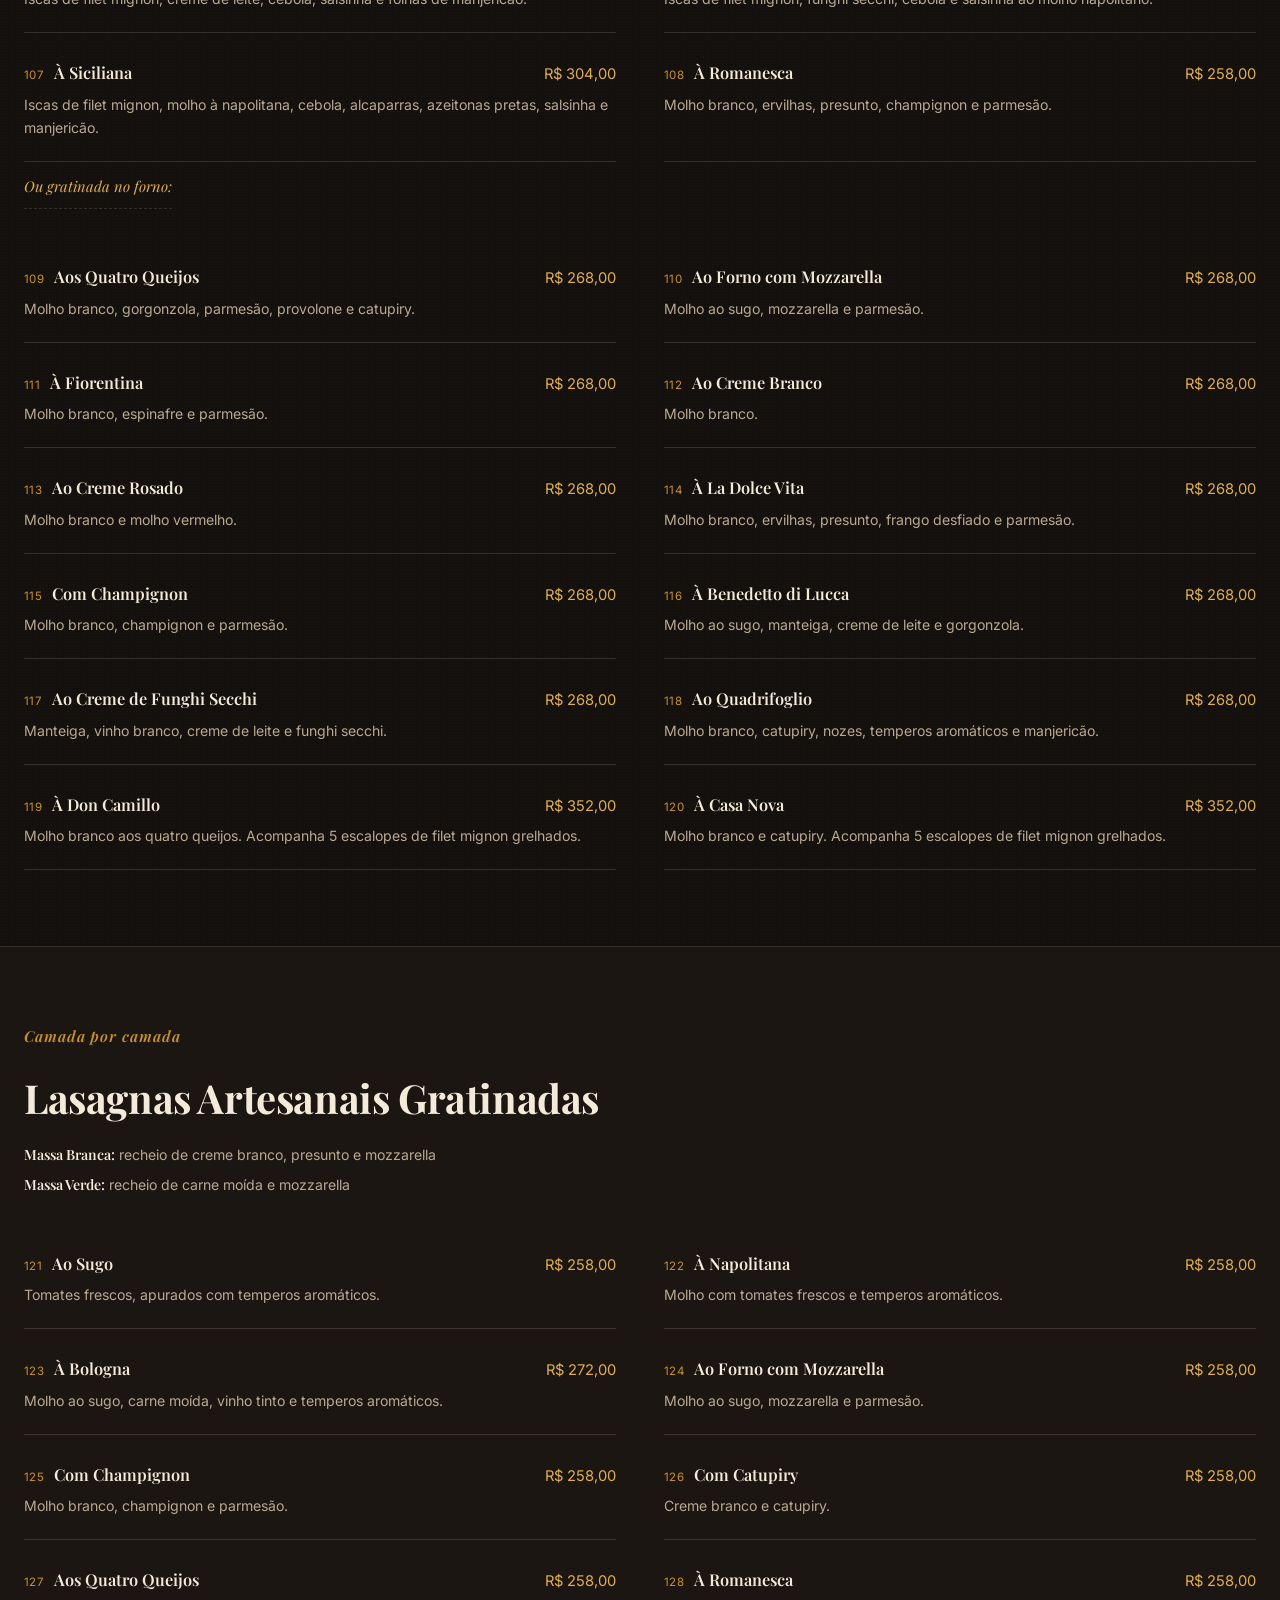
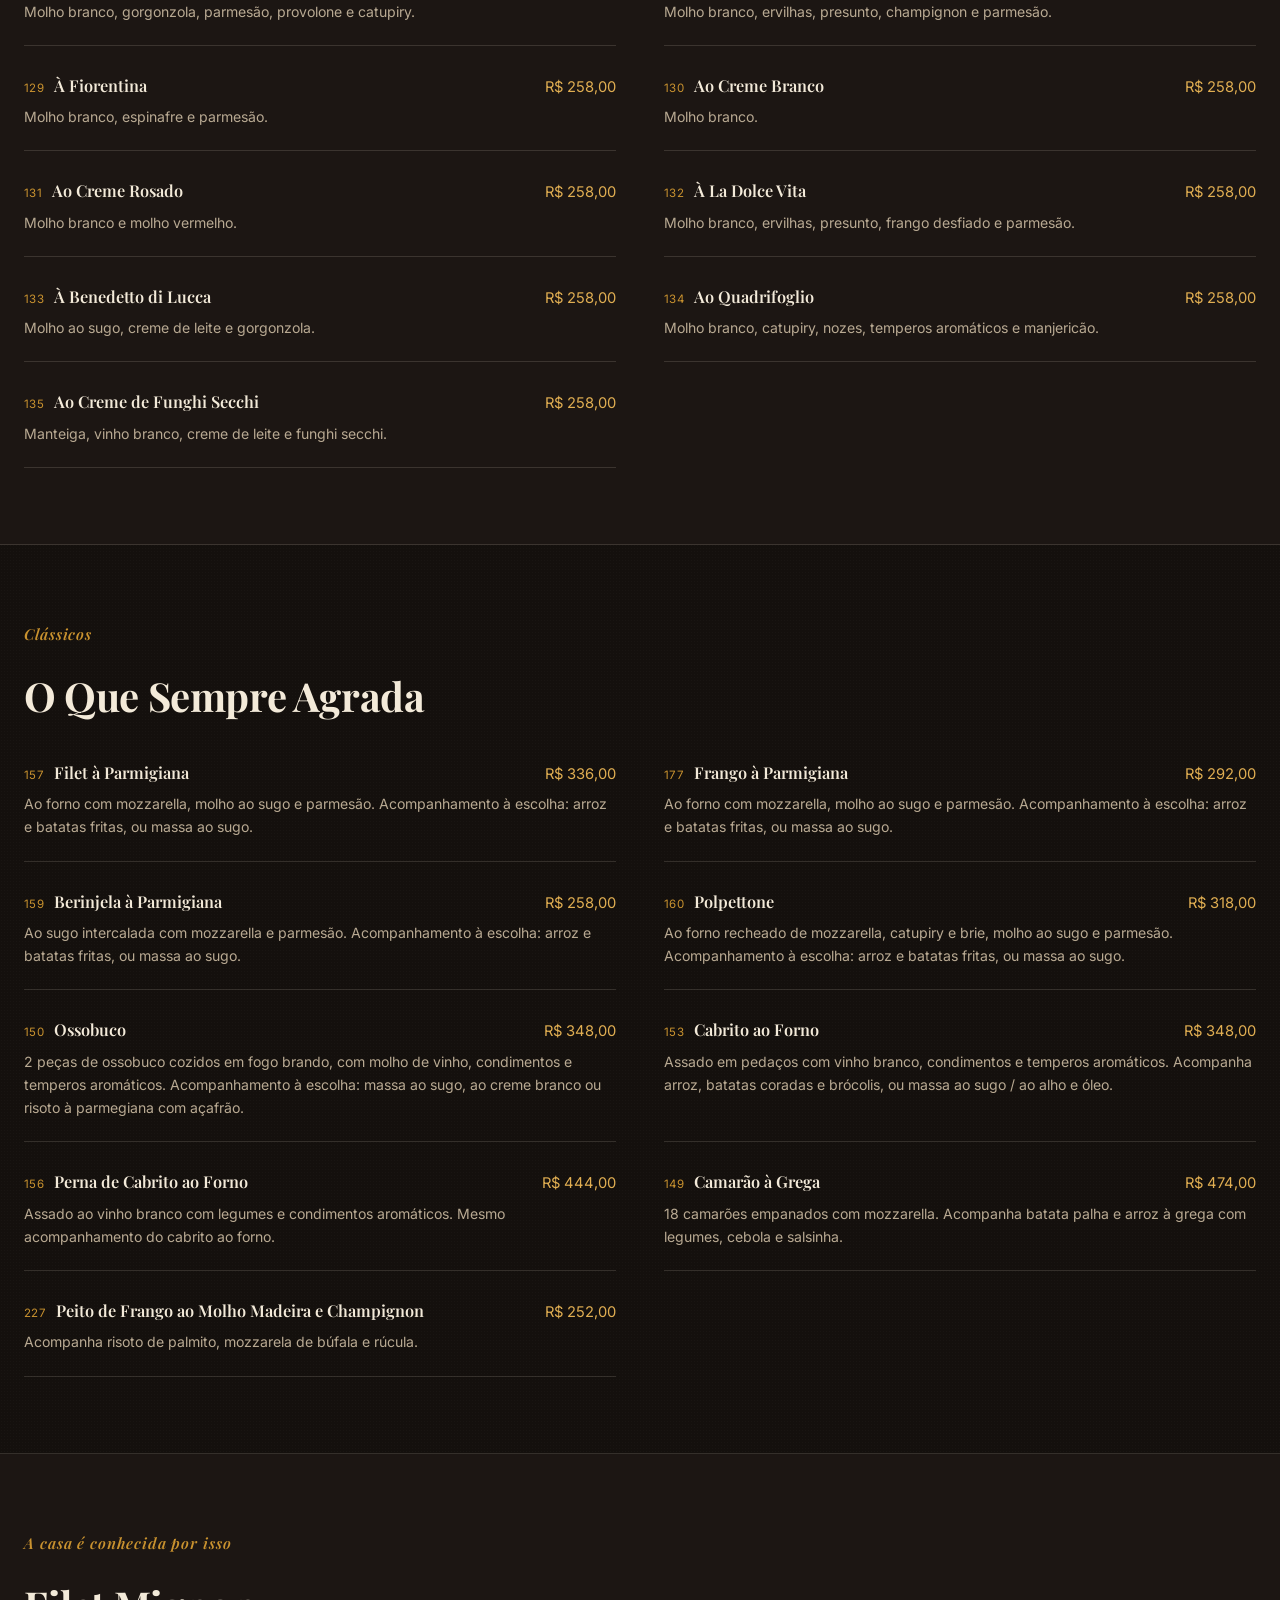
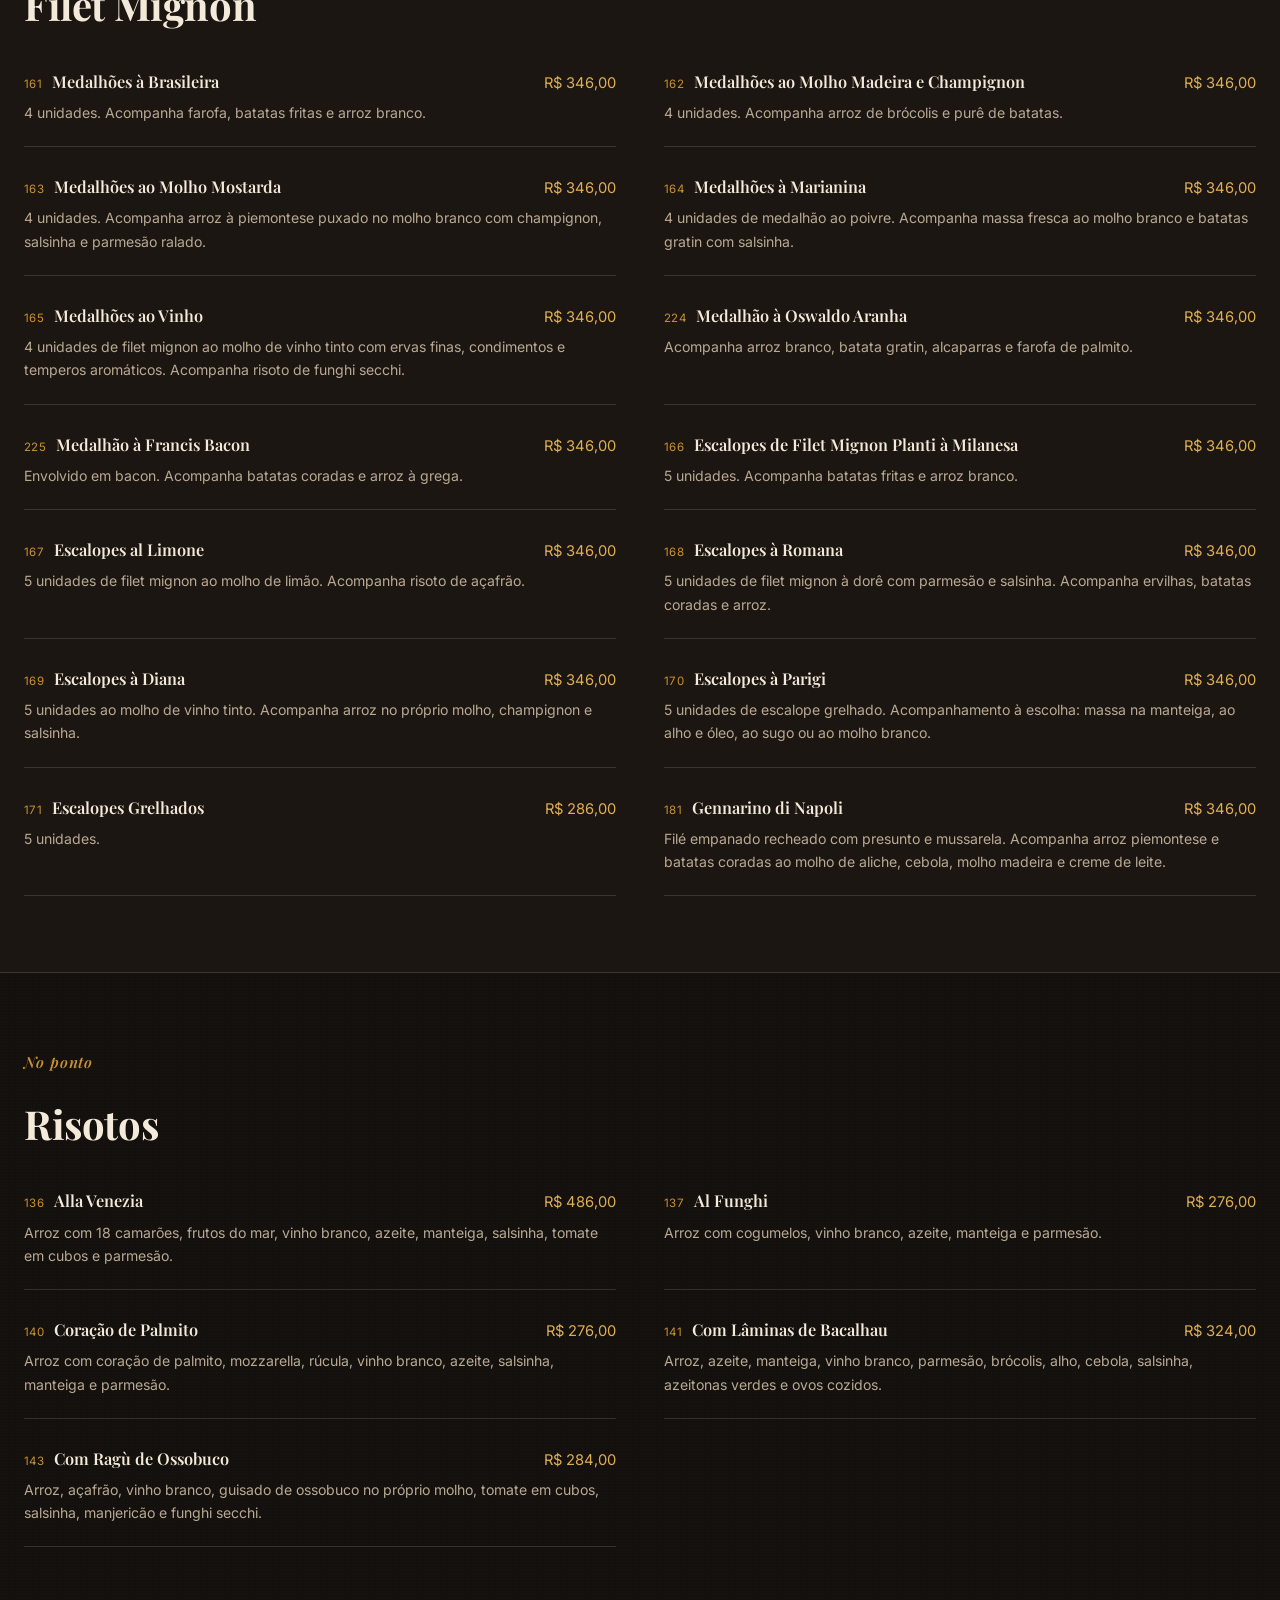
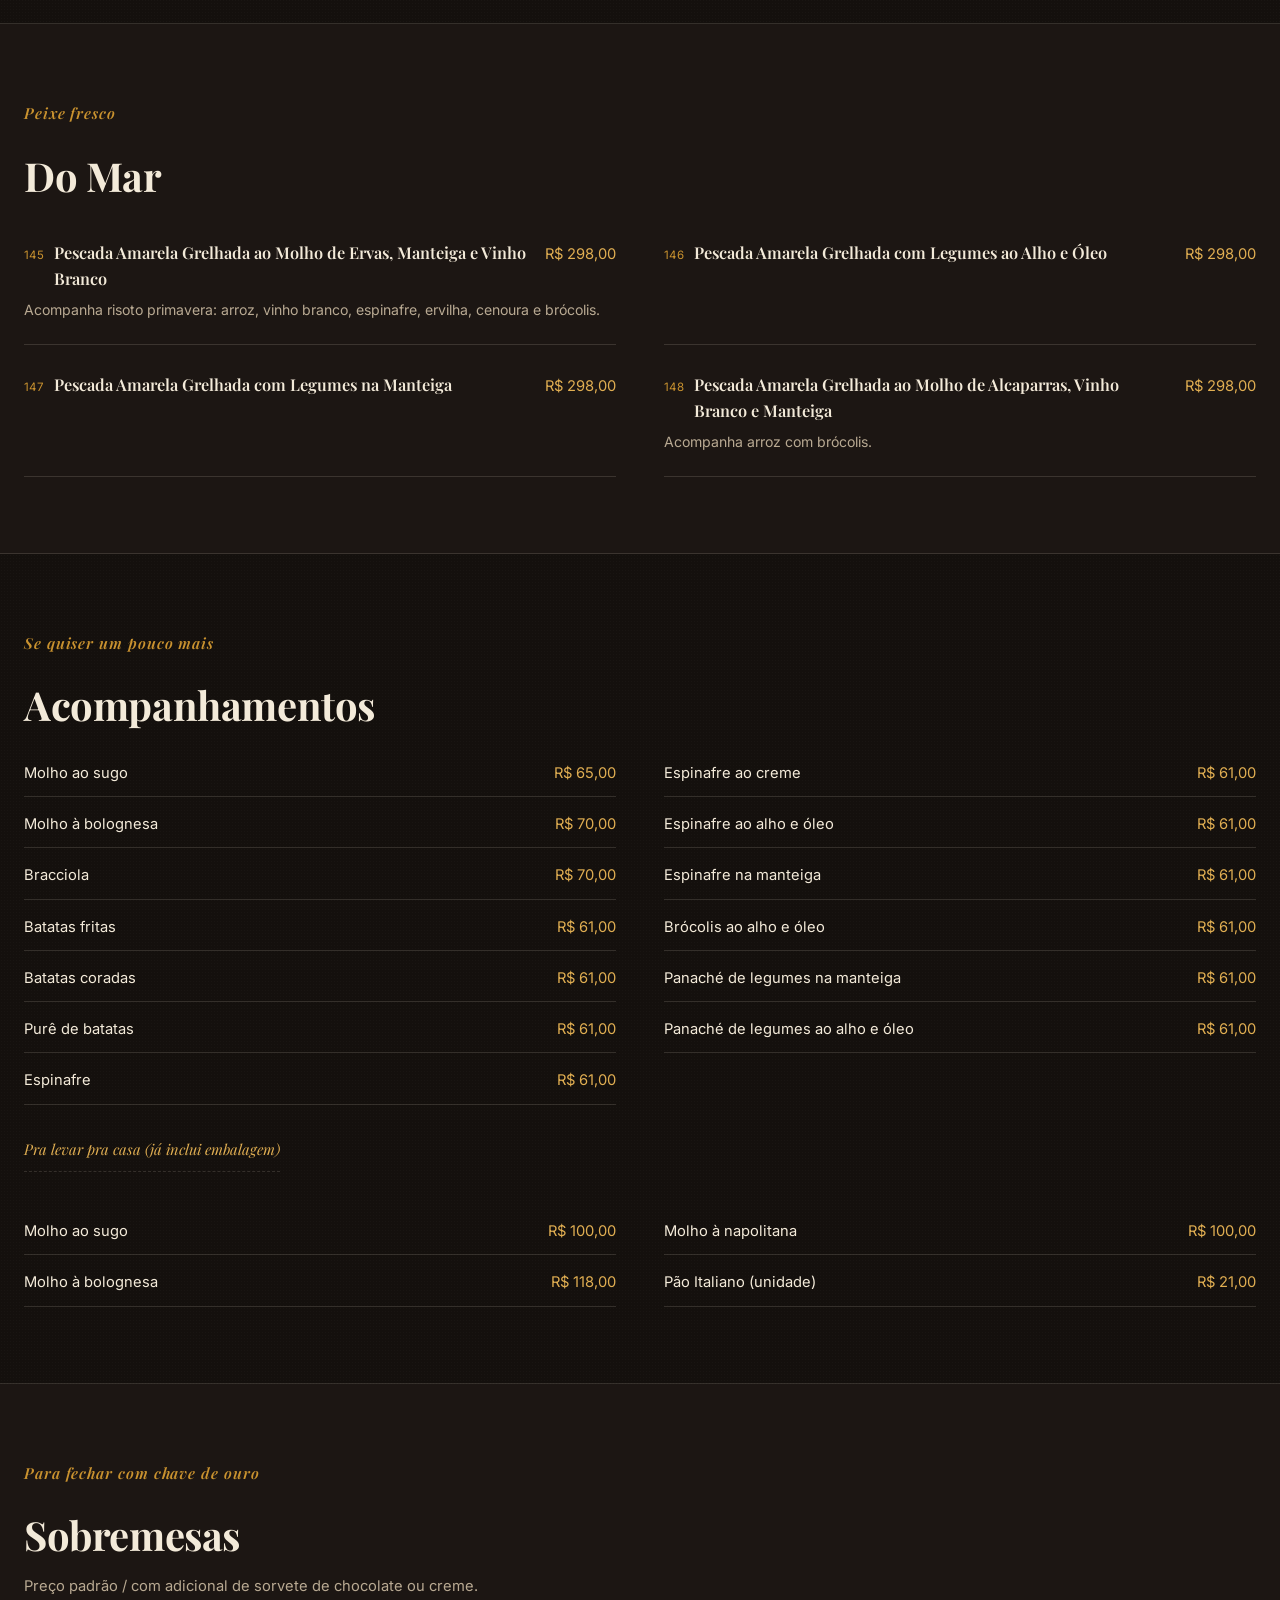
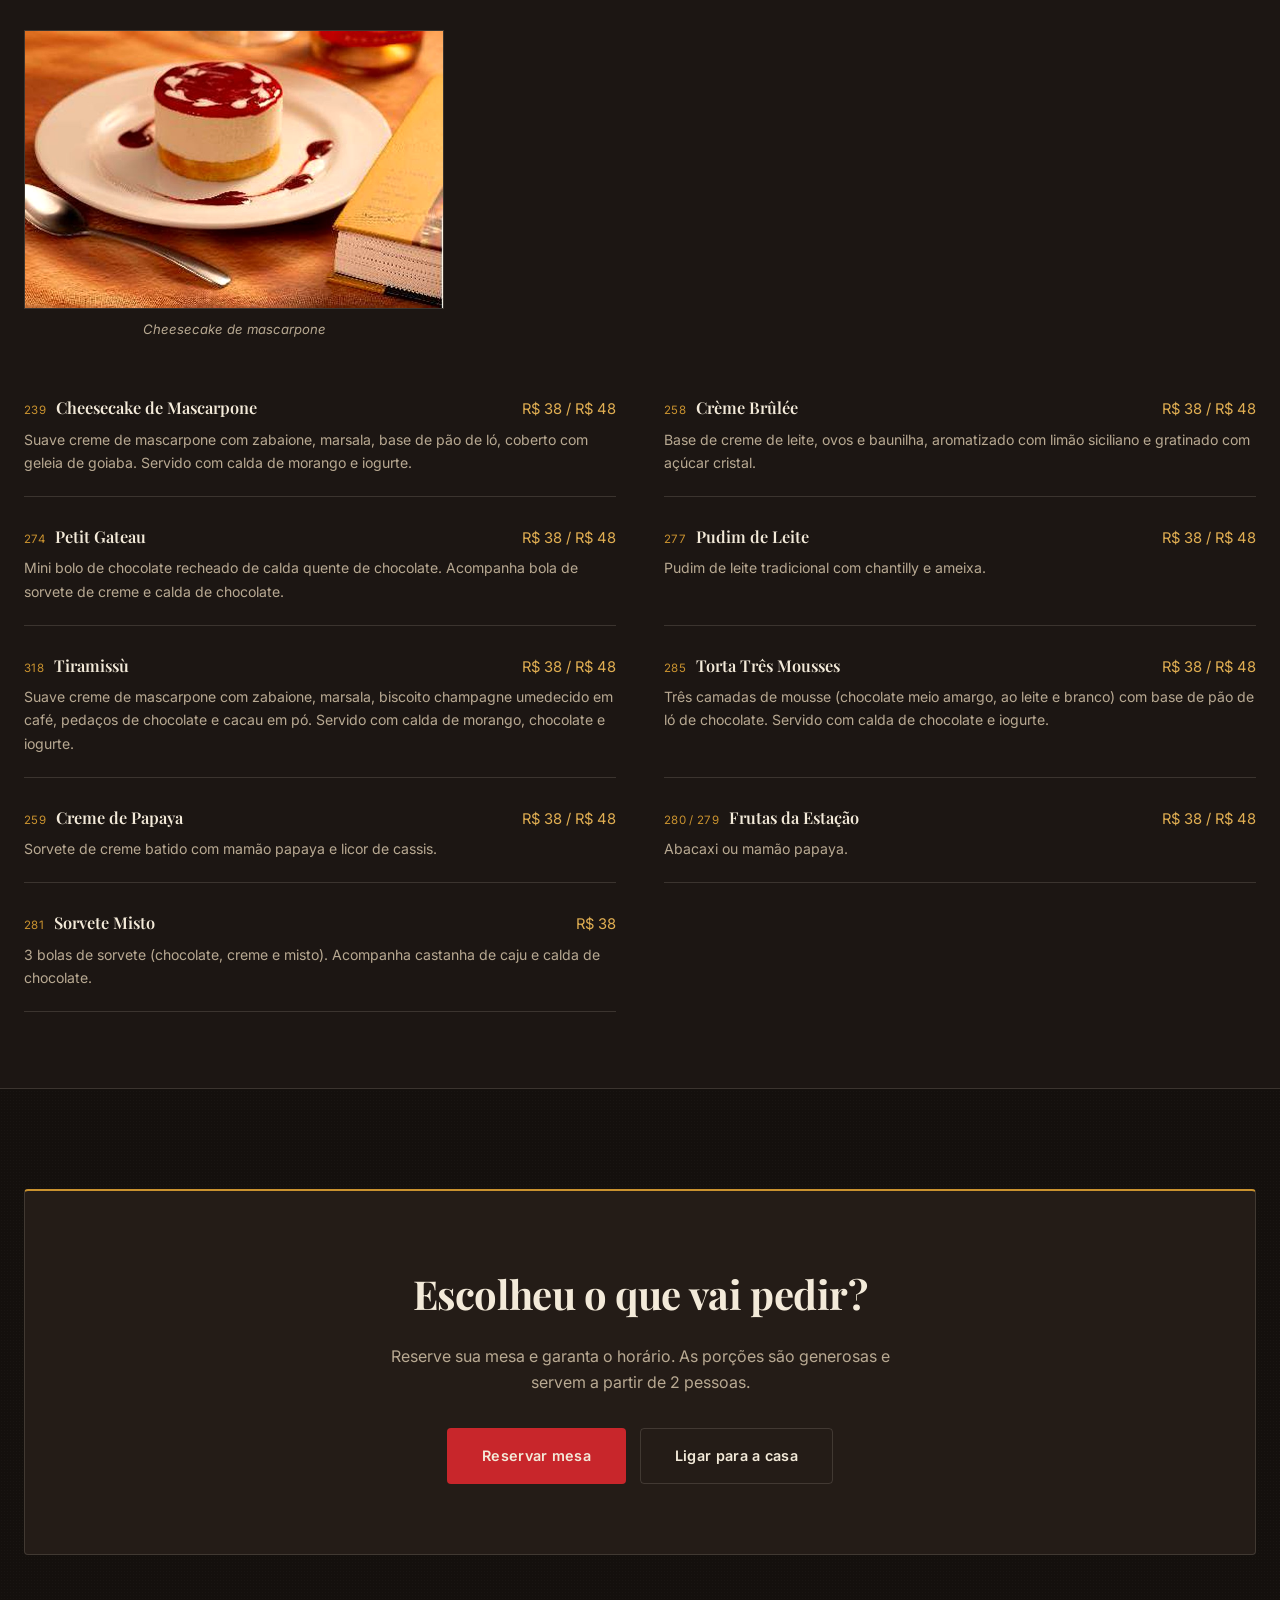
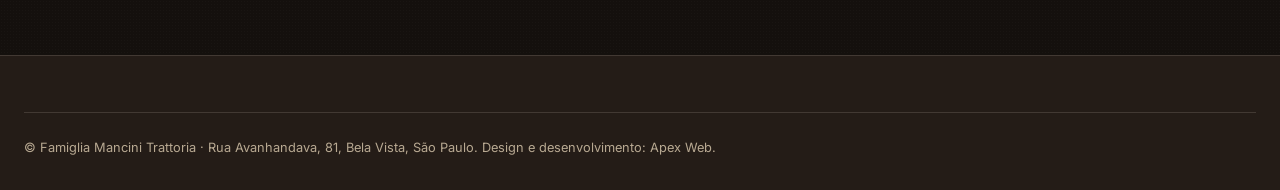
<file: cardapio.html>
<!DOCTYPE html>
<html lang="pt-BR">
<head>
<meta charset="UTF-8">
<meta name="viewport" content="width=device-width, initial-scale=1.0">
<title>Cardápio: Famiglia Mancini Trattoria</title>
<meta name="description" content="Cardápio completo da Famiglia Mancini Trattoria: entradas, massas, carnes, risotos, peixes e sobremesas.">
<link rel="icon" type="image/png" sizes="32x32" href="assets/img/favicon-32.png">
<link rel="icon" type="image/png" sizes="16x16" href="assets/img/favicon-16.png">
<link rel="apple-touch-icon" href="assets/img/apple-touch-icon.png">
<meta property="og:type" content="website">
<meta property="og:title" content="Cardápio: Famiglia Mancini Trattoria">
<meta property="og:description" content="Cardápio completo da Trattoria: entradas, massas, carnes, risotos, peixes e sobremesas.">
<meta property="og:image" content="https://apxweb.github.io/famiglia-mancini-trattoria/assets/img/og-image.jpg">
<meta property="og:url" content="https://apxweb.github.io/famiglia-mancini-trattoria/cardapio.html">
<meta name="twitter:card" content="summary_large_image">
<meta name="twitter:title" content="Cardápio: Famiglia Mancini Trattoria">
<meta name="twitter:description" content="Cardápio completo da Trattoria: entradas, massas, carnes, risotos, peixes e sobremesas.">
<meta name="twitter:image" content="https://apxweb.github.io/famiglia-mancini-trattoria/assets/img/og-image.jpg">
<link rel="preconnect" href="https://fonts.googleapis.com">
<link rel="preconnect" href="https://fonts.gstatic.com" crossorigin>
<link href="https://fonts.googleapis.com/css2?family=Playfair+Display:ital,wght@0,600;0,700;1,500;1,600&family=Inter:wght@400;500;600&display=swap" rel="stylesheet">
<link rel="stylesheet" href="styles.css">
</head>
<body>

<header class="site-header" id="site-header">
  <div class="container nav">
    <a href="index.html"><img src="assets/img/logo-wordmark.png" alt="Famiglia Mancini" class="logo-wordmark"></a>
    <ul class="nav-links">
      <li><a href="index.html#trattoria">A Trattoria</a></li>
      <li><a href="cardapio.html" class="active">Cardápio</a></li>
      <li><a href="index.html#ambiente">Ambiente</a></li>
      <li><a href="index.html#duvidas">Dúvidas</a></li>
    </ul>
    <div class="nav-actions">
      <a href="https://wa.me/5511944815707?text=Ol%C3%A1!%20Vi%20o%20site%20da%20Famiglia%20Mancini%20Trattoria%20e%20gostaria%20de%20mais%20informa%C3%A7%C3%B5es." target="_blank" rel="noopener" class="btn btn-ghost">(11) 944815707</a>
      <a href="index.html#reservas" class="btn btn-primary">Reservar mesa</a>
    </div>
  </div>
</header>

<main>

  <section class="menu-hero">
    <div class="container">
      <span class="eyebrow">Cardápio completo</span>
      <h1>Todos os pratos da casa.</h1>
      <p>Massas artesanais, carnes, risotos, peixes e sobremesas. As porções são generosas e servem a partir de 2 pessoas.</p>
      <a href="https://cdn.me-qr.com/pdf/12607344.pdf?time=1712690862" target="_blank" rel="noopener" class="menu-pdf-link">Prefere o PDF original (com carta de vinhos)? Baixe aqui ↗</a>
    </div>
  </section>

  <nav class="menu-subnav" aria-label="Categorias do cardápio">
    <div class="menu-subnav-inner">
      <a href="#entradas">Entradas &amp; Sopas</a>
      <a href="#massas">Massas</a>
      <a href="#massas-gratinadas">Gratinadas</a>
      <a href="#massas-mar">Massas &amp; Mar</a>
      <a href="#recheadas">Massas Recheadas</a>
      <a href="#lasagnas">Lasagnas</a>
      <a href="#pratos-da-casa">Pratos da Casa</a>
      <a href="#filet-mignon">Filet Mignon</a>
      <a href="#risotos">Risotos</a>
      <a href="#do-mar">Do Mar</a>
      <a href="#acompanhamentos">Acompanhamentos</a>
      <a href="#sobremesas">Sobremesas</a>
    </div>
  </nav>

  <section id="entradas" class="menu-category">
    <div class="container">
      <div class="menu-category-head">
        <span class="eyebrow">Para começar</span>
        <h2>Entradas &amp; Sopas</h2>
        <p class="menu-category-sub">Antepasto self-service e sopas caseiras. Para os pequenos até 8 anos, o cardápio Piccolino é cortesia da casa.</p>
      </div>
      <div class="menu-grid">
        <div class="menu-item">
          <div class="menu-item-head"><span class="menu-item-num">001</span><h4>Antepasto (100 gramas)</h4><span class="menu-item-price">R$ 27,00</span></div>
          <p class="menu-item-desc">Self-service, servido à vontade no centro do salão.</p>
        </div>
        <div class="menu-item">
          <div class="menu-item-head"><span class="menu-item-num">002</span><h4>Cesto de Pão Italiano</h4><span class="menu-item-price">R$ 25,00</span></div>
          <p class="menu-item-desc">A manteiga é por nossa conta.</p>
        </div>
        <div class="menu-item">
          <div class="menu-item-head"><span class="menu-item-num">005</span><h4>Canja de Galinha</h4><span class="menu-item-price">R$ 136,00</span></div>
          <p class="menu-item-desc">Caldo de galinha com arroz, galinha desfiada e cenoura ralada.</p>
        </div>
        <div class="menu-item">
          <div class="menu-item-head"><span class="menu-item-num">006</span><h4>Capeletti in Brodo</h4><span class="menu-item-price">R$ 136,00</span></div>
          <p class="menu-item-desc">Caldo de galinha, capeletti, galinha desfiada, cenoura ralada e salsinha.</p>
        </div>
        <div class="menu-item">
          <div class="menu-item-head"><span class="menu-item-num">007</span><h4>Creme de Palmito</h4><span class="menu-item-price">R$ 136,00</span></div>
          <p class="menu-item-desc">Creme de leite, gema de ovo e molho branco.</p>
        </div>
        <div class="menu-item">
          <div class="menu-item-head"><h4>Piccolino (até 8 anos)</h4><span class="menu-item-price">Cortesia</span></div>
          <p class="menu-item-desc">Spaghetti ao sugo, gnocchi à bolognesa ou batata frita.</p>
        </div>
      </div>
    </div>
  </section>

  <section id="massas" class="menu-category">
    <div class="container">
      <div class="menu-category-head">
        <span class="eyebrow">Massas</span>
        <h2>Escolha a massa e o molho.</h2>
      </div>
      <span class="menu-note">Massas disponíveis: Spaghetti · Penne · Fusilli · Gnocchi · Fettuccine</span>
      <div class="menu-grid">
        <div class="menu-item"><div class="menu-item-head"><span class="menu-item-num">045</span><h4>Ao Sugo</h4><span class="menu-item-price">R$ 228,00</span></div><p class="menu-item-desc">Tomates frescos, apurados com temperos aromáticos.</p><p class="menu-item-tag">Massas sugeridas: todas</p></div>
        <div class="menu-item"><div class="menu-item-head"><span class="menu-item-num">046</span><h4>Ao Alho e Óleo</h4><span class="menu-item-price">R$ 228,00</span></div><p class="menu-item-desc">Alho, óleo e salsinha.</p><p class="menu-item-tag">Massas sugeridas: todas</p></div>
        <div class="menu-item"><div class="menu-item-head"><span class="menu-item-num">047</span><h4>À Napolitana</h4><span class="menu-item-price">R$ 228,00</span></div><p class="menu-item-desc">Molho com tomates frescos, azeitonas pretas e temperos aromáticos.</p><p class="menu-item-tag">Massas sugeridas: todas</p></div>
        <div class="menu-item"><div class="menu-item-head"><span class="menu-item-num">048</span><h4>Ao Pesto</h4><span class="menu-item-price">R$ 228,00</span></div><p class="menu-item-desc">Azeite, alho, pinole, nozes, parmesão e manjericão.</p><p class="menu-item-tag">Massas sugeridas: spaghetti / fettuccine</p></div>
        <div class="menu-item"><div class="menu-item-head"><span class="menu-item-num">049</span><h4>Com Brócolis</h4><span class="menu-item-price">R$ 228,00</span></div><p class="menu-item-desc">Brócolis no azeite, alho e azeitonas pretas.</p><p class="menu-item-tag">Massas sugeridas: spaghetti / penne</p></div>
        <div class="menu-item"><div class="menu-item-head"><span class="menu-item-num">050</span><h4>À Alfredo</h4><span class="menu-item-price">R$ 228,00</span></div><p class="menu-item-desc">Manteiga, creme de leite, parmesão e presunto cru tipo Parma.</p><p class="menu-item-tag">Massas sugeridas: fettuccine / penne</p></div>
        <div class="menu-item"><div class="menu-item-head"><span class="menu-item-num">051</span><h4>À Arrabiata</h4><span class="menu-item-price">R$ 228,00</span></div><p class="menu-item-desc">Molho à napolitana e pimenta dedo de moça.</p><p class="menu-item-tag">Massas sugeridas: spaghetti / penne</p></div>
        <div class="menu-item"><div class="menu-item-head"><span class="menu-item-num">052</span><h4>À Matriciana</h4><span class="menu-item-price">R$ 228,00</span></div><p class="menu-item-desc">Molho à napolitana, bacon e temperos aromáticos.</p><p class="menu-item-tag">Massas sugeridas: spaghetti / penne</p></div>
        <div class="menu-item"><div class="menu-item-head"><span class="menu-item-num">053</span><h4>À Palermitana</h4><span class="menu-item-price">R$ 236,00</span></div><p class="menu-item-desc">Molho à napolitana, parmesão, manjericão, creme de leite e nozes.</p><p class="menu-item-tag">Massas sugeridas: spaghetti / penne</p></div>
        <div class="menu-item"><div class="menu-item-head"><span class="menu-item-num">054</span><h4>À Carbonara (moda da casa)</h4><span class="menu-item-price">R$ 236,00</span></div><p class="menu-item-desc">Bacon, gemas de ovos, creme de leite, tomate cereja, parmesão, cebola, salsinha e manjericão.</p><p class="menu-item-tag">Massas sugeridas: spaghetti / penne</p></div>
        <div class="menu-item"><div class="menu-item-head"><span class="menu-item-num">055</span><h4>Com Linguiça Calabresa</h4><span class="menu-item-price">R$ 236,00</span></div><p class="menu-item-desc">Molho napolitano com linguiça calabresa fatiada, alho, cebola, tomate em cubos, salsinha e manjericão.</p><p class="menu-item-tag">Massas sugeridas: fettuccine / penne</p></div>
        <div class="menu-item"><div class="menu-item-head"><span class="menu-item-num">056</span><h4>À Nina</h4><span class="menu-item-price">R$ 228,00</span></div><p class="menu-item-desc">Berinjela, mozzarella, tomate em cubos, salsinha e manjericão.</p><p class="menu-item-tag">Massas sugeridas: penne</p></div>
        <div class="menu-item"><div class="menu-item-head"><span class="menu-item-num">057</span><h4>Com Bracciola</h4><span class="menu-item-price">R$ 242,00</span></div><p class="menu-item-desc">Bife à rolê recheado com bacon, cenoura, parmesão e azeitonas pretas no molho ao sugo.</p><p class="menu-item-tag">Massas sugeridas: todas</p></div>
        <div class="menu-item"><div class="menu-item-head"><span class="menu-item-num">058</span><h4>Com Ragù de Ossobuco</h4><span class="menu-item-price">R$ 242,00</span></div><p class="menu-item-desc">Guisado de ossobuco, vinho tinto, tomate em cubos, salsinha e manjericão puxado no próprio molho.</p><p class="menu-item-tag">Massas sugeridas: todas</p></div>
        <div class="menu-item"><div class="menu-item-head"><span class="menu-item-num">059</span><h4>Com Ragù de Cabrito</h4><span class="menu-item-price">R$ 242,00</span></div><p class="menu-item-desc">Guisado de cabrito, vinho tinto, cebola e temperos aromáticos puxado no próprio molho.</p><p class="menu-item-tag">Massas sugeridas: todas</p></div>
        <div class="menu-item"><div class="menu-item-head"><span class="menu-item-num">060</span><h4>Tiras de Filet Mignon e Funghi Secchi</h4><span class="menu-item-price">R$ 298,00</span></div><p class="menu-item-desc">Tiras de filet mignon, vinho tinto, funghi secchi, cebola e temperos aromáticos ao molho rotí e napolitano.</p><p class="menu-item-tag">Massas sugeridas: todas</p></div>
        <div class="menu-item"><div class="menu-item-head"><span class="menu-item-num">061</span><h4>À Bolognesa</h4><span class="menu-item-price">R$ 242,00</span></div><p class="menu-item-desc">Molho ao sugo, carne moída, vinho tinto, cebola e temperos aromáticos.</p><p class="menu-item-tag">Massas sugeridas: todas</p></div>
        <div class="menu-item"><div class="menu-item-head"><span class="menu-item-num">064</span><h4>À San Marco</h4><span class="menu-item-price">R$ 298,00</span></div><p class="menu-item-desc">Iscas de filet mignon, creme branco, cebola e funghi secchi.</p><p class="menu-item-tag">Massas sugeridas: spaghetti / penne</p></div>
        <div class="menu-item"><div class="menu-item-head"><span class="menu-item-num">065</span><h4>À Mastroianni</h4><span class="menu-item-price">R$ 298,00</span></div><p class="menu-item-desc">Iscas de filet mignon, funghi secchi, cebola e salsinha ao molho napolitano.</p><p class="menu-item-tag">Massas sugeridas: spaghetti / fusilli / penne</p></div>
        <div class="menu-item"><div class="menu-item-head"><span class="menu-item-num">066</span><h4>À Mamma di Lucca</h4><span class="menu-item-price">R$ 298,00</span></div><p class="menu-item-desc">Iscas de filet mignon, molho de tomate, manteiga, cebola, creme de leite e gorgonzola.</p><p class="menu-item-tag">Massas sugeridas: spaghetti / penne</p></div>
        <div class="menu-item"><div class="menu-item-head"><span class="menu-item-num">067</span><h4>À Siciliana</h4><span class="menu-item-price">R$ 298,00</span></div><p class="menu-item-desc">Iscas de filet mignon, molho à napolitana, cebola, alcaparras, azeitonas pretas, salsinha e manjericão.</p><p class="menu-item-tag">Massas sugeridas: spaghetti / fusilli / penne</p></div>
        <div class="menu-item"><div class="menu-item-head"><span class="menu-item-num">068</span><h4>À Romanesca</h4><span class="menu-item-price">R$ 264,00</span></div><p class="menu-item-desc">Molho branco, ervilhas, presunto, champignon e parmesão.</p><p class="menu-item-tag">Massas sugeridas: spaghetti / fusilli</p></div>
      </div>
    </div>
  </section>

  <section id="massas-gratinadas" class="menu-category">
    <div class="container">
      <div class="menu-category-head">
        <span class="eyebrow">No forno</span>
        <h2>Massas Gratinadas</h2>
      </div>
      <span class="menu-note">Massas disponíveis: Spaghetti · Penne · Fusilli · Gnocchi · Fettuccine</span>
      <div class="menu-grid">
        <div class="menu-item"><div class="menu-item-head"><span class="menu-item-num">069</span><h4>Com Mozzarella</h4><span class="menu-item-price">R$ 228,00</span></div><p class="menu-item-desc">Molho ao sugo, mozzarella e parmesão.</p><p class="menu-item-tag">Massas sugeridas: fettuccine / penne</p></div>
        <div class="menu-item"><div class="menu-item-head"><span class="menu-item-num">070</span><h4>À Benedetto di Lucca</h4><span class="menu-item-price">R$ 228,00</span></div><p class="menu-item-desc">Molho ao sugo, manteiga, creme de leite e gorgonzola.</p><p class="menu-item-tag">Massas sugeridas: fettuccine / penne</p></div>
        <div class="menu-item"><div class="menu-item-head"><span class="menu-item-num">071</span><h4>Ao Creme de Funghi Secchi</h4><span class="menu-item-price">R$ 264,00</span></div><p class="menu-item-desc">Manteiga, vinho branco, creme de leite, cebola e funghi secchi.</p><p class="menu-item-tag">Massas sugeridas: fettuccine / penne</p></div>
        <div class="menu-item"><div class="menu-item-head"><span class="menu-item-num">072</span><h4>Ao Quadrifoglio</h4><span class="menu-item-price">R$ 264,00</span></div><p class="menu-item-desc">Molho branco, catupiry, nozes, temperos aromáticos e manjericão.</p><p class="menu-item-tag">Massas sugeridas: penne</p></div>
        <div class="menu-item"><div class="menu-item-head"><span class="menu-item-num">073</span><h4>Aos Quatro Queijos</h4><span class="menu-item-price">R$ 264,00</span></div><p class="menu-item-desc">Molho branco, gorgonzola, parmesão, provolone e catupiry.</p><p class="menu-item-tag">Massas sugeridas: spaghetti / fusilli</p></div>
        <div class="menu-item"><div class="menu-item-head"><span class="menu-item-num">074</span><h4>À Fiorentina</h4><span class="menu-item-price">R$ 232,00</span></div><p class="menu-item-desc">Molho branco, espinafre e parmesão.</p><p class="menu-item-tag">Massas sugeridas: spaghetti / fusilli</p></div>
        <div class="menu-item"><div class="menu-item-head"><span class="menu-item-num">075</span><h4>Ao Creme Branco</h4><span class="menu-item-price">R$ 228,00</span></div><p class="menu-item-desc">Molho branco.</p><p class="menu-item-tag">Massas sugeridas: spaghetti / fusilli</p></div>
        <div class="menu-item"><div class="menu-item-head"><span class="menu-item-num">076</span><h4>Ao Creme Rosado</h4><span class="menu-item-price">R$ 228,00</span></div><p class="menu-item-desc">Molho branco e molho vermelho.</p><p class="menu-item-tag">Massas sugeridas: spaghetti / fusilli</p></div>
        <div class="menu-item"><div class="menu-item-head"><span class="menu-item-num">077</span><h4>À La Dolce Vita</h4><span class="menu-item-price">R$ 264,00</span></div><p class="menu-item-desc">Molho branco, ervilhas, presunto, frango desfiado e parmesão.</p><p class="menu-item-tag">Massas sugeridas: spaghetti / fusilli</p></div>
        <div class="menu-item"><div class="menu-item-head"><span class="menu-item-num">078</span><h4>Com Champignon</h4><span class="menu-item-price">R$ 264,00</span></div><p class="menu-item-desc">Molho branco, champignon e parmesão.</p><p class="menu-item-tag">Massas sugeridas: spaghetti / fusilli</p></div>
        <div class="menu-item"><div class="menu-item-head"><span class="menu-item-num">079</span><h4>À Don Camillo</h4><span class="menu-item-price">R$ 342,00</span></div><p class="menu-item-desc">Molho branco aos quatro queijos. Acompanha 5 escalopes de filet mignon grelhados.</p><p class="menu-item-tag">Massas sugeridas: todas</p></div>
        <div class="menu-item"><div class="menu-item-head"><span class="menu-item-num">080</span><h4>À Casa Nova</h4><span class="menu-item-price">R$ 342,00</span></div><p class="menu-item-desc">Molho branco e catupiry. Acompanha 5 escalopes de filet mignon grelhados.</p><p class="menu-item-tag">Massas sugeridas: todas</p></div>
        <div class="menu-item"><div class="menu-item-head"><span class="menu-item-num">081</span><h4>À San Giovanni</h4><span class="menu-item-price">R$ 298,00</span></div><p class="menu-item-desc">Iscas de filet mignon ao molho rosé.</p><p class="menu-item-tag">Massas sugeridas: fettuccine / penne</p></div>
      </div>
    </div>
  </section>

  <section id="massas-mar" class="menu-category">
    <div class="container">
      <div class="menu-category-head">
        <span class="eyebrow">Do mar, na massa</span>
        <h2>Massas &amp; Mar</h2>
      </div>
      <span class="menu-note">Massas disponíveis: Spaghetti · Penne · Fettuccine</span>
      <div class="menu-grid">
        <div class="menu-item"><div class="menu-item-head"><span class="menu-item-num">082</span><h4>À Carbonara de Camarões</h4><span class="menu-item-price">R$ 472,00</span></div><p class="menu-item-desc">18 camarões, bacon, gemas de ovos, creme de leite, tomate cereja, parmesão, cebola, salsinha e manjericão.</p></div>
        <div class="menu-item"><div class="menu-item-head"><span class="menu-item-num">083</span><h4>Com Frutos do Mar Clássico</h4><span class="menu-item-price">R$ 484,00</span></div><p class="menu-item-desc">18 camarões, mariscos, polvo e lula ao molho napolitano com tomate em cubos, manjericão e salsinha.</p></div>
        <div class="menu-item"><div class="menu-item-head"><span class="menu-item-num">085</span><h4>Com Camarões</h4><span class="menu-item-price">R$ 472,00</span></div><p class="menu-item-desc">18 camarões, molho napolitano, tomate em cubos, salsinha e manjericão.</p></div>
        <div class="menu-item"><div class="menu-item-head"><span class="menu-item-num">087</span><h4>À Genova</h4><span class="menu-item-price">R$ 308,00</span></div><p class="menu-item-desc">Lâminas de bacalhau, azeite, temperos aromáticos, tomates frescos, azeitonas pretas e folhas de manjericão.</p></div>
        <div class="menu-item"><div class="menu-item-head"><span class="menu-item-num">088</span><h4>À Isquia</h4><span class="menu-item-price">R$ 308,00</span></div><p class="menu-item-desc">Lâminas de bacalhau, azeite, tomates frescos, salsinha, manjericão e temperos aromáticos.</p></div>
        <div class="menu-item"><div class="menu-item-head"><span class="menu-item-num">089</span><h4>Mar e Orto</h4><span class="menu-item-price">R$ 308,00</span></div><p class="menu-item-desc">Lâminas de bacalhau, azeite, temperos aromáticos, cubos de tomate fresco, azeitonas verdes e alcaparras.</p></div>
        <div class="menu-item"><div class="menu-item-head"><span class="menu-item-num">090</span><h4>Alla Marietta</h4><span class="menu-item-price">R$ 308,00</span></div><p class="menu-item-desc">Lâminas de bacalhau, creme de leite, tomate em cubos, manjericão e cebola à juliana e rúcula.</p></div>
        <div class="menu-item"><div class="menu-item-head"><span class="menu-item-num">091</span><h4>All Tonno</h4><span class="menu-item-price">R$ 264,00</span></div><p class="menu-item-desc">Molho à napolitana, atum, alcaparras, salsinha, tomate em cubos e azeitonas pretas.</p></div>
        <div class="menu-item"><div class="menu-item-head"><span class="menu-item-num">092</span><h4>À Putanesca</h4><span class="menu-item-price">R$ 264,00</span></div><p class="menu-item-desc">Molho à napolitana, aliche, alcaparras, salsinha, tomate em cubos e azeitonas pretas.</p></div>
        <div class="menu-item"><div class="menu-item-head"><span class="menu-item-num">093</span><h4>À Siracusa</h4><span class="menu-item-price">R$ 472,00</span></div><p class="menu-item-desc">Molho branco aos quatro queijos, gorgonzola, parmesão, provolone e catupiry. Acompanha 18 camarões à milanesa.</p></div>
        <div class="menu-item"><div class="menu-item-head"><span class="menu-item-num">094</span><h4>À Malfitana</h4><span class="menu-item-price">R$ 472,00</span></div><p class="menu-item-desc">Molho branco, catupiry, cebola e temperos aromáticos. Acompanha 18 camarões na manteiga.</p></div>
        <div class="menu-item"><div class="menu-item-head"><h4>À Pescatore</h4><span class="menu-item-price">R$ 308,00</span></div><p class="menu-item-desc">Lascas de bacalhau, brócolis, azeitonas pretas, lascas de alho frito e salsinha.</p><p class="menu-item-tag">Massas sugeridas: penne</p></div>
      </div>
    </div>
  </section>

  <section id="recheadas" class="menu-category">
    <div class="container">
      <div class="menu-category-head">
        <span class="eyebrow">Feitas à mão</span>
        <h2>Massas Artesanais com Recheio</h2>
      </div>
      <ul class="menu-fillings">
        <li><strong>Canelloni de Ricota:</strong> recheio de ricota, espinafre, amêndoa e uva passa</li>
        <li><strong>Canelloni de Palmito:</strong> recheio de palmito</li>
        <li><strong>Tortelloni Verde:</strong> recheio de ricota, espinafre e nozes</li>
        <li><strong>Ravioli de Ricotta:</strong> recheio de ricota, espinafre e nozes</li>
        <li><strong>Mezzaluna:</strong> recheio de mozzarella, tomate seco e manjericão</li>
        <li><strong>Capeletti:</strong> recheio de carne</li>
        <li><strong>Conchiglia:</strong> recheio de quatro queijos, catupiry, provolone, parmesão e gorgonzola</li>
      </ul>
      <span class="menu-note">Escolha o molho para a massa recheada:</span>
      <div class="menu-grid">
        <div class="menu-item"><div class="menu-item-head"><span class="menu-item-num">096</span><h4>Ao Sugo</h4><span class="menu-item-price">R$ 238,00</span></div><p class="menu-item-desc">Tomates frescos apurados com temperos aromáticos.</p></div>
        <div class="menu-item"><div class="menu-item-head"><span class="menu-item-num">097</span><h4>À Palermitana</h4><span class="menu-item-price">R$ 258,00</span></div><p class="menu-item-desc">Molho à napolitana, parmesão, creme de leite, manjericão e nozes.</p></div>
        <div class="menu-item"><div class="menu-item-head"><span class="menu-item-num">098</span><h4>À Napolitana</h4><span class="menu-item-price">R$ 258,00</span></div><p class="menu-item-desc">Molho com tomates frescos, azeitonas pretas e temperos aromáticos.</p></div>
        <div class="menu-item"><div class="menu-item-head"><span class="menu-item-num">099</span><h4>Com Bracciola</h4><span class="menu-item-price">R$ 258,00</span></div><p class="menu-item-desc">Bife à rolê recheado com bacon, cenoura, parmesão e azeitonas pretas no molho ao sugo.</p></div>
        <div class="menu-item"><div class="menu-item-head"><span class="menu-item-num">101</span><h4>À Bolognesa</h4><span class="menu-item-price">R$ 258,00</span></div><p class="menu-item-desc">Molho ao sugo, carne moída, vinho tinto, cebola e temperos aromáticos.</p></div>
        <div class="menu-item"><div class="menu-item-head"><span class="menu-item-num">102</span><h4>Com Linguiça Calabresa</h4><span class="menu-item-price">R$ 238,00</span></div><p class="menu-item-desc">Molho napolitano com linguiça calabresa fatiada, alho, cebola, tomate em cubos, salsinha e manjericão.</p></div>
        <div class="menu-item"><div class="menu-item-head"><span class="menu-item-num">103</span><h4>À Mamma di Lucca</h4><span class="menu-item-price">R$ 304,00</span></div><p class="menu-item-desc">Iscas de filet mignon, molho de tomate, manteiga, cebola, creme de leite e gorgonzola.</p></div>
        <div class="menu-item"><div class="menu-item-head"><span class="menu-item-num">104</span><h4>À San Marco</h4><span class="menu-item-price">R$ 304,00</span></div><p class="menu-item-desc">Iscas de filet mignon, cebola, creme branco e funghi secchi.</p></div>
        <div class="menu-item"><div class="menu-item-head"><span class="menu-item-num">105</span><h4>Noite de Napoli</h4><span class="menu-item-price">R$ 304,00</span></div><p class="menu-item-desc">Iscas de filet mignon, creme de leite, cebola, salsinha e folhas de manjericão.</p></div>
        <div class="menu-item"><div class="menu-item-head"><span class="menu-item-num">106</span><h4>À Mastroianni</h4><span class="menu-item-price">R$ 304,00</span></div><p class="menu-item-desc">Iscas de filet mignon, funghi secchi, cebola e salsinha ao molho napolitano.</p></div>
        <div class="menu-item"><div class="menu-item-head"><span class="menu-item-num">107</span><h4>À Siciliana</h4><span class="menu-item-price">R$ 304,00</span></div><p class="menu-item-desc">Iscas de filet mignon, molho à napolitana, cebola, alcaparras, azeitonas pretas, salsinha e manjericão.</p></div>
        <div class="menu-item"><div class="menu-item-head"><span class="menu-item-num">108</span><h4>À Romanesca</h4><span class="menu-item-price">R$ 258,00</span></div><p class="menu-item-desc">Molho branco, ervilhas, presunto, champignon e parmesão.</p></div>
      </div>
      <span class="menu-note" style="margin-top: 12px;">Ou gratinada no forno:</span>
      <div class="menu-grid">
        <div class="menu-item"><div class="menu-item-head"><span class="menu-item-num">109</span><h4>Aos Quatro Queijos</h4><span class="menu-item-price">R$ 268,00</span></div><p class="menu-item-desc">Molho branco, gorgonzola, parmesão, provolone e catupiry.</p></div>
        <div class="menu-item"><div class="menu-item-head"><span class="menu-item-num">110</span><h4>Ao Forno com Mozzarella</h4><span class="menu-item-price">R$ 268,00</span></div><p class="menu-item-desc">Molho ao sugo, mozzarella e parmesão.</p></div>
        <div class="menu-item"><div class="menu-item-head"><span class="menu-item-num">111</span><h4>À Fiorentina</h4><span class="menu-item-price">R$ 268,00</span></div><p class="menu-item-desc">Molho branco, espinafre e parmesão.</p></div>
        <div class="menu-item"><div class="menu-item-head"><span class="menu-item-num">112</span><h4>Ao Creme Branco</h4><span class="menu-item-price">R$ 268,00</span></div><p class="menu-item-desc">Molho branco.</p></div>
        <div class="menu-item"><div class="menu-item-head"><span class="menu-item-num">113</span><h4>Ao Creme Rosado</h4><span class="menu-item-price">R$ 268,00</span></div><p class="menu-item-desc">Molho branco e molho vermelho.</p></div>
        <div class="menu-item"><div class="menu-item-head"><span class="menu-item-num">114</span><h4>À La Dolce Vita</h4><span class="menu-item-price">R$ 268,00</span></div><p class="menu-item-desc">Molho branco, ervilhas, presunto, frango desfiado e parmesão.</p></div>
        <div class="menu-item"><div class="menu-item-head"><span class="menu-item-num">115</span><h4>Com Champignon</h4><span class="menu-item-price">R$ 268,00</span></div><p class="menu-item-desc">Molho branco, champignon e parmesão.</p></div>
        <div class="menu-item"><div class="menu-item-head"><span class="menu-item-num">116</span><h4>À Benedetto di Lucca</h4><span class="menu-item-price">R$ 268,00</span></div><p class="menu-item-desc">Molho ao sugo, manteiga, creme de leite e gorgonzola.</p></div>
        <div class="menu-item"><div class="menu-item-head"><span class="menu-item-num">117</span><h4>Ao Creme de Funghi Secchi</h4><span class="menu-item-price">R$ 268,00</span></div><p class="menu-item-desc">Manteiga, vinho branco, creme de leite e funghi secchi.</p></div>
        <div class="menu-item"><div class="menu-item-head"><span class="menu-item-num">118</span><h4>Ao Quadrifoglio</h4><span class="menu-item-price">R$ 268,00</span></div><p class="menu-item-desc">Molho branco, catupiry, nozes, temperos aromáticos e manjericão.</p></div>
        <div class="menu-item"><div class="menu-item-head"><span class="menu-item-num">119</span><h4>À Don Camillo</h4><span class="menu-item-price">R$ 352,00</span></div><p class="menu-item-desc">Molho branco aos quatro queijos. Acompanha 5 escalopes de filet mignon grelhados.</p></div>
        <div class="menu-item"><div class="menu-item-head"><span class="menu-item-num">120</span><h4>À Casa Nova</h4><span class="menu-item-price">R$ 352,00</span></div><p class="menu-item-desc">Molho branco e catupiry. Acompanha 5 escalopes de filet mignon grelhados.</p></div>
      </div>
    </div>
  </section>

  <section id="lasagnas" class="menu-category">
    <div class="container">
      <div class="menu-category-head">
        <span class="eyebrow">Camada por camada</span>
        <h2>Lasagnas Artesanais Gratinadas</h2>
      </div>
      <ul class="menu-fillings">
        <li><strong>Massa Branca:</strong> recheio de creme branco, presunto e mozzarella</li>
        <li><strong>Massa Verde:</strong> recheio de carne moída e mozzarella</li>
      </ul>
      <div class="menu-grid">
        <div class="menu-item"><div class="menu-item-head"><span class="menu-item-num">121</span><h4>Ao Sugo</h4><span class="menu-item-price">R$ 258,00</span></div><p class="menu-item-desc">Tomates frescos, apurados com temperos aromáticos.</p></div>
        <div class="menu-item"><div class="menu-item-head"><span class="menu-item-num">122</span><h4>À Napolitana</h4><span class="menu-item-price">R$ 258,00</span></div><p class="menu-item-desc">Molho com tomates frescos e temperos aromáticos.</p></div>
        <div class="menu-item"><div class="menu-item-head"><span class="menu-item-num">123</span><h4>À Bologna</h4><span class="menu-item-price">R$ 272,00</span></div><p class="menu-item-desc">Molho ao sugo, carne moída, vinho tinto e temperos aromáticos.</p></div>
        <div class="menu-item"><div class="menu-item-head"><span class="menu-item-num">124</span><h4>Ao Forno com Mozzarella</h4><span class="menu-item-price">R$ 258,00</span></div><p class="menu-item-desc">Molho ao sugo, mozzarella e parmesão.</p></div>
        <div class="menu-item"><div class="menu-item-head"><span class="menu-item-num">125</span><h4>Com Champignon</h4><span class="menu-item-price">R$ 258,00</span></div><p class="menu-item-desc">Molho branco, champignon e parmesão.</p></div>
        <div class="menu-item"><div class="menu-item-head"><span class="menu-item-num">126</span><h4>Com Catupiry</h4><span class="menu-item-price">R$ 258,00</span></div><p class="menu-item-desc">Creme branco e catupiry.</p></div>
        <div class="menu-item"><div class="menu-item-head"><span class="menu-item-num">127</span><h4>Aos Quatro Queijos</h4><span class="menu-item-price">R$ 258,00</span></div><p class="menu-item-desc">Molho branco, gorgonzola, parmesão, provolone e catupiry.</p></div>
        <div class="menu-item"><div class="menu-item-head"><span class="menu-item-num">128</span><h4>À Romanesca</h4><span class="menu-item-price">R$ 258,00</span></div><p class="menu-item-desc">Molho branco, ervilhas, presunto, champignon e parmesão.</p></div>
        <div class="menu-item"><div class="menu-item-head"><span class="menu-item-num">129</span><h4>À Fiorentina</h4><span class="menu-item-price">R$ 258,00</span></div><p class="menu-item-desc">Molho branco, espinafre e parmesão.</p></div>
        <div class="menu-item"><div class="menu-item-head"><span class="menu-item-num">130</span><h4>Ao Creme Branco</h4><span class="menu-item-price">R$ 258,00</span></div><p class="menu-item-desc">Molho branco.</p></div>
        <div class="menu-item"><div class="menu-item-head"><span class="menu-item-num">131</span><h4>Ao Creme Rosado</h4><span class="menu-item-price">R$ 258,00</span></div><p class="menu-item-desc">Molho branco e molho vermelho.</p></div>
        <div class="menu-item"><div class="menu-item-head"><span class="menu-item-num">132</span><h4>À La Dolce Vita</h4><span class="menu-item-price">R$ 258,00</span></div><p class="menu-item-desc">Molho branco, ervilhas, presunto, frango desfiado e parmesão.</p></div>
        <div class="menu-item"><div class="menu-item-head"><span class="menu-item-num">133</span><h4>À Benedetto di Lucca</h4><span class="menu-item-price">R$ 258,00</span></div><p class="menu-item-desc">Molho ao sugo, creme de leite e gorgonzola.</p></div>
        <div class="menu-item"><div class="menu-item-head"><span class="menu-item-num">134</span><h4>Ao Quadrifoglio</h4><span class="menu-item-price">R$ 258,00</span></div><p class="menu-item-desc">Molho branco, catupiry, nozes, temperos aromáticos e manjericão.</p></div>
        <div class="menu-item"><div class="menu-item-head"><span class="menu-item-num">135</span><h4>Ao Creme de Funghi Secchi</h4><span class="menu-item-price">R$ 258,00</span></div><p class="menu-item-desc">Manteiga, vinho branco, creme de leite e funghi secchi.</p></div>
      </div>
    </div>
  </section>

  <section id="pratos-da-casa" class="menu-category">
    <div class="container">
      <div class="menu-category-head">
        <span class="eyebrow">Clássicos</span>
        <h2>O Que Sempre Agrada</h2>
      </div>
      <div class="menu-grid">
        <div class="menu-item"><div class="menu-item-head"><span class="menu-item-num">157</span><h4>Filet à Parmigiana</h4><span class="menu-item-price">R$ 336,00</span></div><p class="menu-item-desc">Ao forno com mozzarella, molho ao sugo e parmesão. Acompanhamento à escolha: arroz e batatas fritas, ou massa ao sugo.</p></div>
        <div class="menu-item"><div class="menu-item-head"><span class="menu-item-num">177</span><h4>Frango à Parmigiana</h4><span class="menu-item-price">R$ 292,00</span></div><p class="menu-item-desc">Ao forno com mozzarella, molho ao sugo e parmesão. Acompanhamento à escolha: arroz e batatas fritas, ou massa ao sugo.</p></div>
        <div class="menu-item"><div class="menu-item-head"><span class="menu-item-num">159</span><h4>Berinjela à Parmigiana</h4><span class="menu-item-price">R$ 258,00</span></div><p class="menu-item-desc">Ao sugo intercalada com mozzarella e parmesão. Acompanhamento à escolha: arroz e batatas fritas, ou massa ao sugo.</p></div>
        <div class="menu-item"><div class="menu-item-head"><span class="menu-item-num">160</span><h4>Polpettone</h4><span class="menu-item-price">R$ 318,00</span></div><p class="menu-item-desc">Ao forno recheado de mozzarella, catupiry e brie, molho ao sugo e parmesão. Acompanhamento à escolha: arroz e batatas fritas, ou massa ao sugo.</p></div>
        <div class="menu-item"><div class="menu-item-head"><span class="menu-item-num">150</span><h4>Ossobuco</h4><span class="menu-item-price">R$ 348,00</span></div><p class="menu-item-desc">2 peças de ossobuco cozidos em fogo brando, com molho de vinho, condimentos e temperos aromáticos. Acompanhamento à escolha: massa ao sugo, ao creme branco ou risoto à parmegiana com açafrão.</p></div>
        <div class="menu-item"><div class="menu-item-head"><span class="menu-item-num">153</span><h4>Cabrito ao Forno</h4><span class="menu-item-price">R$ 348,00</span></div><p class="menu-item-desc">Assado em pedaços com vinho branco, condimentos e temperos aromáticos. Acompanha arroz, batatas coradas e brócolis, ou massa ao sugo / ao alho e óleo.</p></div>
        <div class="menu-item"><div class="menu-item-head"><span class="menu-item-num">156</span><h4>Perna de Cabrito ao Forno</h4><span class="menu-item-price">R$ 444,00</span></div><p class="menu-item-desc">Assado ao vinho branco com legumes e condimentos aromáticos. Mesmo acompanhamento do cabrito ao forno.</p></div>
        <div class="menu-item"><div class="menu-item-head"><span class="menu-item-num">149</span><h4>Camarão à Grega</h4><span class="menu-item-price">R$ 474,00</span></div><p class="menu-item-desc">18 camarões empanados com mozzarella. Acompanha batata palha e arroz à grega com legumes, cebola e salsinha.</p></div>
        <div class="menu-item"><div class="menu-item-head"><span class="menu-item-num">227</span><h4>Peito de Frango ao Molho Madeira e Champignon</h4><span class="menu-item-price">R$ 252,00</span></div><p class="menu-item-desc">Acompanha risoto de palmito, mozzarela de búfala e rúcula.</p></div>
      </div>
    </div>
  </section>

  <section id="filet-mignon" class="menu-category">
    <div class="container">
      <div class="menu-category-head">
        <span class="eyebrow">A casa é conhecida por isso</span>
        <h2>Filet Mignon</h2>
      </div>
      <div class="menu-grid">
        <div class="menu-item"><div class="menu-item-head"><span class="menu-item-num">161</span><h4>Medalhões à Brasileira</h4><span class="menu-item-price">R$ 346,00</span></div><p class="menu-item-desc">4 unidades. Acompanha farofa, batatas fritas e arroz branco.</p></div>
        <div class="menu-item"><div class="menu-item-head"><span class="menu-item-num">162</span><h4>Medalhões ao Molho Madeira e Champignon</h4><span class="menu-item-price">R$ 346,00</span></div><p class="menu-item-desc">4 unidades. Acompanha arroz de brócolis e purê de batatas.</p></div>
        <div class="menu-item"><div class="menu-item-head"><span class="menu-item-num">163</span><h4>Medalhões ao Molho Mostarda</h4><span class="menu-item-price">R$ 346,00</span></div><p class="menu-item-desc">4 unidades. Acompanha arroz à piemontese puxado no molho branco com champignon, salsinha e parmesão ralado.</p></div>
        <div class="menu-item"><div class="menu-item-head"><span class="menu-item-num">164</span><h4>Medalhões à Marianina</h4><span class="menu-item-price">R$ 346,00</span></div><p class="menu-item-desc">4 unidades de medalhão ao poivre. Acompanha massa fresca ao molho branco e batatas gratin com salsinha.</p></div>
        <div class="menu-item"><div class="menu-item-head"><span class="menu-item-num">165</span><h4>Medalhões ao Vinho</h4><span class="menu-item-price">R$ 346,00</span></div><p class="menu-item-desc">4 unidades de filet mignon ao molho de vinho tinto com ervas finas, condimentos e temperos aromáticos. Acompanha risoto de funghi secchi.</p></div>
        <div class="menu-item"><div class="menu-item-head"><span class="menu-item-num">224</span><h4>Medalhão à Oswaldo Aranha</h4><span class="menu-item-price">R$ 346,00</span></div><p class="menu-item-desc">Acompanha arroz branco, batata gratin, alcaparras e farofa de palmito.</p></div>
        <div class="menu-item"><div class="menu-item-head"><span class="menu-item-num">225</span><h4>Medalhão à Francis Bacon</h4><span class="menu-item-price">R$ 346,00</span></div><p class="menu-item-desc">Envolvido em bacon. Acompanha batatas coradas e arroz à grega.</p></div>
        <div class="menu-item"><div class="menu-item-head"><span class="menu-item-num">166</span><h4>Escalopes de Filet Mignon Planti à Milanesa</h4><span class="menu-item-price">R$ 346,00</span></div><p class="menu-item-desc">5 unidades. Acompanha batatas fritas e arroz branco.</p></div>
        <div class="menu-item"><div class="menu-item-head"><span class="menu-item-num">167</span><h4>Escalopes al Limone</h4><span class="menu-item-price">R$ 346,00</span></div><p class="menu-item-desc">5 unidades de filet mignon ao molho de limão. Acompanha risoto de açafrão.</p></div>
        <div class="menu-item"><div class="menu-item-head"><span class="menu-item-num">168</span><h4>Escalopes à Romana</h4><span class="menu-item-price">R$ 346,00</span></div><p class="menu-item-desc">5 unidades de filet mignon à dorê com parmesão e salsinha. Acompanha ervilhas, batatas coradas e arroz.</p></div>
        <div class="menu-item"><div class="menu-item-head"><span class="menu-item-num">169</span><h4>Escalopes à Diana</h4><span class="menu-item-price">R$ 346,00</span></div><p class="menu-item-desc">5 unidades ao molho de vinho tinto. Acompanha arroz no próprio molho, champignon e salsinha.</p></div>
        <div class="menu-item"><div class="menu-item-head"><span class="menu-item-num">170</span><h4>Escalopes à Parigi</h4><span class="menu-item-price">R$ 346,00</span></div><p class="menu-item-desc">5 unidades de escalope grelhado. Acompanhamento à escolha: massa na manteiga, ao alho e óleo, ao sugo ou ao molho branco.</p></div>
        <div class="menu-item"><div class="menu-item-head"><span class="menu-item-num">171</span><h4>Escalopes Grelhados</h4><span class="menu-item-price">R$ 286,00</span></div><p class="menu-item-desc">5 unidades.</p></div>
        <div class="menu-item"><div class="menu-item-head"><span class="menu-item-num">181</span><h4>Gennarino di Napoli</h4><span class="menu-item-price">R$ 346,00</span></div><p class="menu-item-desc">Filé empanado recheado com presunto e mussarela. Acompanha arroz piemontese e batatas coradas ao molho de aliche, cebola, molho madeira e creme de leite.</p></div>
      </div>
    </div>
  </section>

  <section id="risotos" class="menu-category">
    <div class="container">
      <div class="menu-category-head">
        <span class="eyebrow">No ponto</span>
        <h2>Risotos</h2>
      </div>
      <div class="menu-grid">
        <div class="menu-item"><div class="menu-item-head"><span class="menu-item-num">136</span><h4>Alla Venezia</h4><span class="menu-item-price">R$ 486,00</span></div><p class="menu-item-desc">Arroz com 18 camarões, frutos do mar, vinho branco, azeite, manteiga, salsinha, tomate em cubos e parmesão.</p></div>
        <div class="menu-item"><div class="menu-item-head"><span class="menu-item-num">137</span><h4>Al Funghi</h4><span class="menu-item-price">R$ 276,00</span></div><p class="menu-item-desc">Arroz com cogumelos, vinho branco, azeite, manteiga e parmesão.</p></div>
        <div class="menu-item"><div class="menu-item-head"><span class="menu-item-num">140</span><h4>Coração de Palmito</h4><span class="menu-item-price">R$ 276,00</span></div><p class="menu-item-desc">Arroz com coração de palmito, mozzarella, rúcula, vinho branco, azeite, salsinha, manteiga e parmesão.</p></div>
        <div class="menu-item"><div class="menu-item-head"><span class="menu-item-num">141</span><h4>Com Lâminas de Bacalhau</h4><span class="menu-item-price">R$ 324,00</span></div><p class="menu-item-desc">Arroz, azeite, manteiga, vinho branco, parmesão, brócolis, alho, cebola, salsinha, azeitonas verdes e ovos cozidos.</p></div>
        <div class="menu-item"><div class="menu-item-head"><span class="menu-item-num">143</span><h4>Com Ragù de Ossobuco</h4><span class="menu-item-price">R$ 284,00</span></div><p class="menu-item-desc">Arroz, açafrão, vinho branco, guisado de ossobuco no próprio molho, tomate em cubos, salsinha, manjericão e funghi secchi.</p></div>
      </div>
    </div>
  </section>

  <section id="do-mar" class="menu-category">
    <div class="container">
      <div class="menu-category-head">
        <span class="eyebrow">Peixe fresco</span>
        <h2>Do Mar</h2>
      </div>
      <div class="menu-grid">
        <div class="menu-item"><div class="menu-item-head"><span class="menu-item-num">145</span><h4>Pescada Amarela Grelhada ao Molho de Ervas, Manteiga e Vinho Branco</h4><span class="menu-item-price">R$ 298,00</span></div><p class="menu-item-desc">Acompanha risoto primavera: arroz, vinho branco, espinafre, ervilha, cenoura e brócolis.</p></div>
        <div class="menu-item"><div class="menu-item-head"><span class="menu-item-num">146</span><h4>Pescada Amarela Grelhada com Legumes ao Alho e Óleo</h4><span class="menu-item-price">R$ 298,00</span></div></div>
        <div class="menu-item"><div class="menu-item-head"><span class="menu-item-num">147</span><h4>Pescada Amarela Grelhada com Legumes na Manteiga</h4><span class="menu-item-price">R$ 298,00</span></div></div>
        <div class="menu-item"><div class="menu-item-head"><span class="menu-item-num">148</span><h4>Pescada Amarela Grelhada ao Molho de Alcaparras, Vinho Branco e Manteiga</h4><span class="menu-item-price">R$ 298,00</span></div><p class="menu-item-desc">Acompanha arroz com brócolis.</p></div>
      </div>
    </div>
  </section>

  <section id="acompanhamentos" class="menu-category">
    <div class="container">
      <div class="menu-category-head">
        <span class="eyebrow">Se quiser um pouco mais</span>
        <h2>Acompanhamentos</h2>
      </div>
      <div class="menu-simple-grid">
        <div class="menu-simple-item"><span>Molho ao sugo</span><span>R$ 65,00</span></div>
        <div class="menu-simple-item"><span>Espinafre ao creme</span><span>R$ 61,00</span></div>
        <div class="menu-simple-item"><span>Molho à bolognesa</span><span>R$ 70,00</span></div>
        <div class="menu-simple-item"><span>Espinafre ao alho e óleo</span><span>R$ 61,00</span></div>
        <div class="menu-simple-item"><span>Bracciola</span><span>R$ 70,00</span></div>
        <div class="menu-simple-item"><span>Espinafre na manteiga</span><span>R$ 61,00</span></div>
        <div class="menu-simple-item"><span>Batatas fritas</span><span>R$ 61,00</span></div>
        <div class="menu-simple-item"><span>Brócolis ao alho e óleo</span><span>R$ 61,00</span></div>
        <div class="menu-simple-item"><span>Batatas coradas</span><span>R$ 61,00</span></div>
        <div class="menu-simple-item"><span>Panaché de legumes na manteiga</span><span>R$ 61,00</span></div>
        <div class="menu-simple-item"><span>Purê de batatas</span><span>R$ 61,00</span></div>
        <div class="menu-simple-item"><span>Panaché de legumes ao alho e óleo</span><span>R$ 61,00</span></div>
        <div class="menu-simple-item"><span>Espinafre</span><span>R$ 61,00</span></div>
      </div>
      <span class="menu-note" style="margin-top: 32px;">Pra levar pra casa (já inclui embalagem)</span>
      <div class="menu-simple-grid">
        <div class="menu-simple-item"><span>Molho ao sugo</span><span>R$ 100,00</span></div>
        <div class="menu-simple-item"><span>Molho à napolitana</span><span>R$ 100,00</span></div>
        <div class="menu-simple-item"><span>Molho à bolognesa</span><span>R$ 118,00</span></div>
        <div class="menu-simple-item"><span>Pão Italiano (unidade)</span><span>R$ 21,00</span></div>
      </div>
    </div>
  </section>

  <section id="sobremesas" class="menu-category">
    <div class="container">
      <div class="menu-category-head">
        <span class="eyebrow">Para fechar com chave de ouro</span>
        <h2>Sobremesas</h2>
        <p class="menu-category-sub">Preço padrão / com adicional de sorvete de chocolate ou creme.</p>
      </div>
      <div class="menu-dessert-photo">
        <img src="assets/img/cheesecake.jpg" alt="Cheesecake de mascarpone da Famiglia Mancini Trattoria">
        <span>Cheesecake de mascarpone</span>
      </div>
      <div class="menu-grid">
        <div class="menu-item"><div class="menu-item-head"><span class="menu-item-num">239</span><h4>Cheesecake de Mascarpone</h4><span class="menu-item-price">R$ 38 / R$ 48</span></div><p class="menu-item-desc">Suave creme de mascarpone com zabaione, marsala, base de pão de ló, coberto com geleia de goiaba. Servido com calda de morango e iogurte.</p></div>
        <div class="menu-item"><div class="menu-item-head"><span class="menu-item-num">258</span><h4>Crème Brûlée</h4><span class="menu-item-price">R$ 38 / R$ 48</span></div><p class="menu-item-desc">Base de creme de leite, ovos e baunilha, aromatizado com limão siciliano e gratinado com açúcar cristal.</p></div>
        <div class="menu-item"><div class="menu-item-head"><span class="menu-item-num">274</span><h4>Petit Gateau</h4><span class="menu-item-price">R$ 38 / R$ 48</span></div><p class="menu-item-desc">Mini bolo de chocolate recheado de calda quente de chocolate. Acompanha bola de sorvete de creme e calda de chocolate.</p></div>
        <div class="menu-item"><div class="menu-item-head"><span class="menu-item-num">277</span><h4>Pudim de Leite</h4><span class="menu-item-price">R$ 38 / R$ 48</span></div><p class="menu-item-desc">Pudim de leite tradicional com chantilly e ameixa.</p></div>
        <div class="menu-item"><div class="menu-item-head"><span class="menu-item-num">318</span><h4>Tiramissù</h4><span class="menu-item-price">R$ 38 / R$ 48</span></div><p class="menu-item-desc">Suave creme de mascarpone com zabaione, marsala, biscoito champagne umedecido em café, pedaços de chocolate e cacau em pó. Servido com calda de morango, chocolate e iogurte.</p></div>
        <div class="menu-item"><div class="menu-item-head"><span class="menu-item-num">285</span><h4>Torta Três Mousses</h4><span class="menu-item-price">R$ 38 / R$ 48</span></div><p class="menu-item-desc">Três camadas de mousse (chocolate meio amargo, ao leite e branco) com base de pão de ló de chocolate. Servido com calda de chocolate e iogurte.</p></div>
        <div class="menu-item"><div class="menu-item-head"><span class="menu-item-num">259</span><h4>Creme de Papaya</h4><span class="menu-item-price">R$ 38 / R$ 48</span></div><p class="menu-item-desc">Sorvete de creme batido com mamão papaya e licor de cassis.</p></div>
        <div class="menu-item"><div class="menu-item-head"><span class="menu-item-num">280 / 279</span><h4>Frutas da Estação</h4><span class="menu-item-price">R$ 38 / R$ 48</span></div><p class="menu-item-desc">Abacaxi ou mamão papaya.</p></div>
        <div class="menu-item"><div class="menu-item-head"><span class="menu-item-num">281</span><h4>Sorvete Misto</h4><span class="menu-item-price">R$ 38</span></div><p class="menu-item-desc">3 bolas de sorvete (chocolate, creme e misto). Acompanha castanha de caju e calda de chocolate.</p></div>
      </div>
    </div>
  </section>

  <section class="section cta-outer">
    <div class="container">
      <div class="cta-card">
        <h2>Escolheu o que vai pedir?</h2>
        <p>Reserve sua mesa e garanta o horário. As porções são generosas e servem a partir de 2 pessoas.</p>
        <div class="hero-actions">
          <a href="index.html#reservas" class="btn btn-primary btn-lg">Reservar mesa</a>
          <a href="https://wa.me/5511944815707?text=Ol%C3%A1!%20Vi%20o%20site%20da%20Famiglia%20Mancini%20Trattoria%20e%20gostaria%20de%20mais%20informa%C3%A7%C3%B5es." target="_blank" rel="noopener" class="btn btn-ghost btn-lg">Ligar para a casa</a>
        </div>
      </div>
    </div>
  </section>

</main>

<footer class="site-footer">
  <div class="container">
    <div class="footer-legal">
      <p class="footer-copyright">© Famiglia Mancini Trattoria · Rua Avanhandava, 81, Bela Vista, São Paulo. Design e desenvolvimento: Apex Web.</p>
    </div>
  </div>
</footer>

<button class="back-to-top" id="back-to-top" aria-label="Voltar ao topo">
  <svg viewBox="0 0 24 24" fill="none" xmlns="http://www.w3.org/2000/svg">
    <path d="M12 19V5" stroke="currentColor" stroke-width="2" stroke-linecap="round"/>
    <path d="M5 12L12 5L19 12" stroke="currentColor" stroke-width="2" stroke-linecap="round" stroke-linejoin="round"/>
  </svg>
</button>

<script>
  const backToTop = document.getElementById('back-to-top');
  window.addEventListener('scroll', () => {
    backToTop.classList.toggle('show', window.scrollY > 600);
  });
  backToTop.addEventListener('click', () => window.scrollTo({ top: 0, behavior: 'smooth' }));
</script>
</body>
</html>
</file>
<file: styles.css>
:root {
  --black: #14100d;
  --panel: #241c17;
  --panel-soft: #1c1613;
  --cream: #f3ead9;
  --text-muted: #b8a992;
  --gold: #c9922f;
  --gold-bright: #e0ae52;
  --red: #c8262b;
  --border: rgba(243, 234, 217, 0.14);

  --font: "Inter", "Segoe UI", sans-serif;
  --font-display: "Playfair Display", Georgia, serif;
  --container-width: 1320px;
  --radius: 4px;
  --ease: cubic-bezier(0.16, 0.84, 0.44, 1);
}

* { box-sizing: border-box; margin: 0; padding: 0; }

html { scroll-behavior: smooth; }

@media (prefers-reduced-motion: reduce) {
  html { scroll-behavior: auto; }
}

body {
  background: var(--black);
  color: var(--cream);
  font-family: var(--font);
  line-height: 1.65;
  -webkit-font-smoothing: antialiased;
  overflow-x: hidden;
  background-image:
    radial-gradient(rgba(243, 234, 217, 0.025) 1px, transparent 1px);
  background-size: 3px 3px;
}

img { max-width: 100%; display: block; }
a { color: inherit; text-decoration: none; }

main img,
.about-visual img,
.ambiente-bg img { filter: sepia(0.1) saturate(1.08) contrast(1.03); }

[data-reveal] {
  opacity: 0;
  transform: translateY(22px);
  transition: opacity 0.7s var(--ease), transform 0.7s var(--ease);
}

[data-reveal].is-visible { opacity: 1; transform: none; }

@media (prefers-reduced-motion: reduce) { [data-reveal] { transition: none; } }

.container {
  width: 100%;
  max-width: var(--container-width);
  margin: 0 auto;
  padding: 0 24px;
}

.section { padding: 108px 0; position: relative; }
.section-alt { background: var(--panel-soft); }

.eyebrow {
  display: inline-block;
  color: var(--gold);
  font-family: var(--font-display);
  font-style: italic;
  font-size: 0.95rem;
  font-weight: 600;
  letter-spacing: 0.06em;
  margin-bottom: 16px;
}

h1, h2, h3 { font-family: var(--font-display); font-weight: 700; letter-spacing: -0.01em; }

h2 {
  font-size: clamp(1.8rem, 3.2vw, 2.5rem);
  max-width: 680px;
  margin-bottom: 18px;
}

.lead {
  color: var(--text-muted);
  max-width: 620px;
  margin-bottom: 18px;
  font-size: 1.05rem;
}

.text-accent { color: var(--gold-bright); font-style: italic; }

/* Ornamental divider */
.divider {
  display: flex;
  align-items: center;
  gap: 14px;
  width: 100%;
  max-width: 180px;
  margin: 0 auto 44px;
}
.divider::before, .divider::after {
  content: "";
  flex: 1;
  height: 1px;
  background: var(--border);
}
.divider span {
  color: var(--gold);
  font-size: 0.7rem;
  transform: rotate(45deg);
  border: 1px solid var(--gold);
  width: 7px;
  height: 7px;
  display: block;
}

/* Buttons */
.btn {
  display: inline-flex;
  align-items: center;
  justify-content: center;
  gap: 8px;
  padding: 13px 30px;
  border-radius: var(--radius);
  font-weight: 600;
  font-size: 0.9rem;
  letter-spacing: 0.02em;
  border: 1px solid transparent;
  cursor: pointer;
  transition: background 0.2s ease, border-color 0.2s ease, color 0.2s ease, transform 0.2s ease;
}

.btn-lg { padding: 15px 34px; }

.btn-primary { background: var(--red); color: var(--cream); }
.btn-primary:hover { background: #a91f24; }

.btn-ghost {
  border-color: var(--border);
  background: transparent;
  color: var(--cream);
}

.btn-ghost:hover { border-color: var(--gold); color: var(--gold-bright); }

.btn-block { width: 100%; margin-top: 8px; }

/* Header */
.site-header {
  position: sticky;
  top: 0;
  z-index: 100;
  background: rgba(20, 16, 13, 0.92);
  border-bottom: 1px solid transparent;
  transition: border-color 0.3s ease, padding 0.3s ease;
}

.site-header.scrolled { border-bottom-color: var(--border); }

.nav {
  display: flex;
  align-items: center;
  justify-content: space-between;
  gap: 24px;
  padding: 18px 0;
  transition: padding 0.3s ease;
}

.site-header.scrolled .nav { padding: 12px 0; }

.logo-wordmark { height: 32px; width: auto; }

.nav-links {
  display: flex;
  gap: 30px;
  list-style: none;
  font-size: 0.88rem;
  letter-spacing: 0.02em;
  color: var(--text-muted);
}

.nav-links a { position: relative; padding-bottom: 4px; transition: color 0.2s ease; }

.nav-links a::after {
  content: "";
  position: absolute;
  left: 0;
  bottom: 0;
  width: 0;
  height: 1px;
  background: var(--gold);
  transition: width 0.25s var(--ease);
}

.nav-links a:hover, .nav-links a.active { color: var(--cream); }
.nav-links a:hover::after, .nav-links a.active::after { width: 100%; }

.nav-actions { display: flex; gap: 10px; align-items: center; }

/* Hero */
.hero { position: relative; padding: 150px 0 0; overflow: hidden; }

.hero-media { position: absolute; inset: 0; z-index: 0; }
.hero-media img { width: 100%; height: 100%; object-fit: cover; object-position: center 35%; }

.hero-overlay {
  position: absolute;
  inset: 0;
  background:
    linear-gradient(180deg, rgba(20, 16, 13, 0.55) 0%, rgba(20, 16, 13, 0.82) 60%, var(--black) 100%),
    linear-gradient(90deg, rgba(20, 16, 13, 0.6) 0%, transparent 65%);
}

.hero-content { position: relative; z-index: 1; padding-bottom: 90px; text-align: left; }

.hero-mascot {
  position: absolute;
  right: 4%;
  top: 60px;
  width: 200px;
  z-index: 1;
  filter: drop-shadow(0 18px 30px rgba(0, 0, 0, 0.5));
}

.pill {
  display: inline-block;
  background: rgba(201, 146, 47, 0.14);
  color: var(--gold-bright);
  border: 1px solid rgba(201, 146, 47, 0.4);
  padding: 7px 18px;
  border-radius: var(--radius);
  font-size: 0.82rem;
  font-weight: 500;
  letter-spacing: 0.03em;
  margin-bottom: 26px;
}

.hero h1 {
  font-size: clamp(2.2rem, 4.4vw, 3.4rem);
  margin: 0 0 22px;
  line-height: 1.14;
  max-width: 740px;
}

.hero-content p {
  color: var(--text-muted);
  max-width: 560px;
  margin: 0 0 34px;
  font-size: 1.05rem;
}

.hero-actions { display: flex; gap: 14px; flex-wrap: wrap; }

.hero-stats-row {
  position: relative;
  z-index: 1;
  display: grid;
  grid-template-columns: repeat(3, 1fr);
  border-top: 1px solid var(--border);
  background: rgba(20, 16, 13, 0.85);
}

.hero-stat {
  padding: 26px 24px;
  text-align: center;
  border-right: 1px solid var(--border);
}

.hero-stat:last-child { border-right: none; }

.hero-stat strong {
  display: block;
  font-family: var(--font-display);
  font-size: 1.7rem;
  color: var(--gold-bright);
  margin-bottom: 4px;
}

.hero-stat span { color: var(--text-muted); font-size: 0.84rem; }

/* About / A Trattoria — flush split layout */
.trattoria-split {
  display: grid;
  grid-template-columns: 1fr 1fr;
  align-items: stretch;
}

.trattoria-text {
  padding: 100px 64px 100px 0;
  display: flex;
  flex-direction: column;
  justify-content: center;
}

.trattoria-text .container-inner { max-width: 500px; margin-left: auto; }

.trattoria-photo { position: relative; min-height: 480px; }
.trattoria-photo img { width: 100%; height: 100%; object-fit: cover; position: absolute; inset: 0; }

.about-list { list-style: none; display: flex; flex-direction: column; gap: 12px; margin: 20px 0 28px; }
.about-list li { display: flex; align-items: center; gap: 10px; color: var(--text-muted); font-size: 0.95rem; }
.check-icon { color: var(--gold); font-weight: 700; }

/* History timeline */
.history-strip { background: var(--panel-soft); border-top: 1px solid var(--border); border-bottom: 1px solid var(--border); }
.history-row { display: grid; grid-template-columns: repeat(3, 1fr); }

.history-item {
  padding: 44px 32px;
  text-align: center;
  border-right: 1px solid var(--border);
}
.history-item:last-child { border-right: none; }

.history-item strong {
  display: block;
  font-family: var(--font-display);
  font-style: italic;
  font-size: 1.9rem;
  color: var(--gold-bright);
  margin-bottom: 8px;
}

.history-item span { color: var(--text-muted); font-size: 0.9rem; }

/* Dishes */
.dishes-grid { display: grid; grid-template-columns: repeat(3, 1fr); gap: 28px; margin-top: 44px; }

.dish-card {
  background: var(--panel);
  border: 1px solid var(--border);
  border-top: 2px solid var(--gold);
  border-radius: var(--radius);
  overflow: hidden;
  transition: transform 0.3s var(--ease), box-shadow 0.3s ease, border-color 0.3s ease;
}

.dish-card:hover {
  transform: translateY(-4px);
  box-shadow: 0 20px 34px -22px rgba(0, 0, 0, 0.6);
}

.dish-photo { aspect-ratio: 4 / 3; overflow: hidden; }
.dish-photo img { width: 100%; height: 100%; object-fit: cover; transition: transform 0.5s var(--ease); }
.dish-card:hover .dish-photo img { transform: scale(1.04); }

.dish-card h3 { font-size: 1.1rem; margin: 20px 22px 8px; }
.dish-card p { color: var(--text-muted); font-size: 0.9rem; margin: 0 22px 22px; }

.menu-cta { text-align: center; margin-top: 48px; }

/* Ambiente — immersive background + inset detail photo */
.ambiente-section { position: relative; padding: 0; overflow: hidden; }

.ambiente-bg { position: absolute; inset: 0; z-index: 0; }
.ambiente-bg img { width: 100%; height: 100%; object-fit: cover; }

.ambiente-overlay {
  position: absolute;
  inset: 0;
  background: linear-gradient(180deg, rgba(20,16,13,0.55) 0%, rgba(20,16,13,0.86) 68%, var(--panel) 100%);
}

.ambiente-inner { position: relative; z-index: 1; padding: 128px 0 90px; }

.ambiente-grid { display: grid; grid-template-columns: 1.1fr 0.9fr; gap: 56px; align-items: center; margin-top: 44px; }

.ambiente-detail img {
  width: 100%;
  border: 1px solid var(--border);
}

.ambiente-note p {
  font-family: var(--font-display);
  font-style: italic;
  font-size: 1.2rem;
  color: var(--cream);
  line-height: 1.5;
}

.ambiente-note cite {
  display: block;
  margin-top: 14px;
  color: var(--gold);
  font-style: normal;
  font-size: 0.82rem;
  letter-spacing: 0.04em;
  text-transform: uppercase;
}

/* Booking */
.booking-card {
  text-align: left;
  max-width: 720px;
  margin: 44px auto 0;
  background: var(--panel);
  border: 1px solid var(--border);
  border-radius: var(--radius);
  padding: 40px;
}

.booking-field { margin-bottom: 22px; }
.booking-field > label { display: block; font-size: 0.85rem; color: var(--text-muted); margin-bottom: 10px; }
.optional-tag { color: var(--text-muted); font-weight: 400; }
.booking-grid-2 { display: grid; grid-template-columns: 1fr 1fr; gap: 20px; }

.booking-field input, .booking-field textarea {
  width: 100%;
  background: var(--panel-soft);
  border: 1px solid var(--border);
  border-radius: var(--radius);
  color: var(--cream);
  padding: 12px 14px;
  font-size: 0.95rem;
  font-family: var(--font);
  resize: vertical;
}

.booking-field input::placeholder, .booking-field textarea::placeholder { color: rgba(243, 234, 217, 0.4); }
.booking-field input:focus, .booking-field textarea:focus { outline: none; border-color: var(--gold); }

.date-input { color-scheme: dark; cursor: pointer; }
.date-input::-webkit-calendar-picker-indicator { filter: invert(0.8) sepia(1) saturate(3) hue-rotate(0deg); cursor: pointer; }

.option-row { display: flex; flex-wrap: wrap; gap: 10px; }

.option-chip {
  background: var(--panel-soft);
  border: 1px solid var(--border);
  border-radius: var(--radius);
  color: var(--cream);
  padding: 12px 18px;
  font-family: var(--font);
  font-size: 0.9rem;
  font-weight: 500;
  cursor: pointer;
  transition: border-color 0.2s ease, background 0.2s ease;
}

.option-chip.small { padding: 9px 16px; font-size: 0.86rem; }
.option-chip:hover { border-color: var(--gold); }
.option-chip.active { border-color: var(--gold); background: rgba(201, 146, 47, 0.16); color: var(--gold-bright); }
.option-chip.disabled, .option-chip:disabled { opacity: 0.3; cursor: not-allowed; }
.option-chip.disabled:hover, .option-chip:disabled:hover { border-color: var(--border); }

.booking-hint { color: var(--text-muted); font-size: 0.86rem; }

.booking-error {
  background: rgba(200, 38, 43, 0.14);
  border: 1px solid rgba(200, 38, 43, 0.4);
  color: #f0a3a3;
  padding: 10px 14px;
  border-radius: var(--radius);
  font-size: 0.85rem;
  margin-bottom: 18px;
}

.booking-disclaimer { text-align: center; color: var(--text-muted); font-size: 0.78rem; margin-top: 14px; }

.my-bookings { max-width: 720px; margin: 32px auto 0; }
.my-bookings h3 { font-size: 1.1rem; margin-bottom: 16px; }
.bookings-empty { color: var(--text-muted); font-size: 0.9rem; }

.booking-item {
  display: flex;
  align-items: center;
  justify-content: space-between;
  gap: 16px;
  background: var(--panel);
  border: 1px solid var(--border);
  border-radius: var(--radius);
  padding: 16px 18px;
  margin-bottom: 10px;
}

.booking-item strong { display: block; font-family: var(--font-display); margin-bottom: 4px; }
.booking-item span { color: var(--text-muted); font-size: 0.85rem; }

.booking-item-actions { display: flex; gap: 8px; flex-shrink: 0; }

.booking-edit,
.booking-cancel {
  flex-shrink: 0;
  background: transparent;
  border: 1px solid var(--border);
  color: var(--text-muted);
  padding: 8px 14px;
  border-radius: var(--radius);
  font-size: 0.82rem;
  cursor: pointer;
  transition: border-color 0.2s ease, color 0.2s ease;
}

.booking-edit:hover { border-color: var(--gold); color: var(--gold-bright); }
.booking-cancel:hover { border-color: #e8a48c; color: #e8a48c; }

/* FAQ */
.faq-list { max-width: 760px; margin-top: 32px; border-top: 1px solid var(--border); }
.faq-item { border-bottom: 1px solid var(--border); }

.faq-question {
  width: 100%;
  display: flex;
  align-items: center;
  justify-content: space-between;
  gap: 16px;
  background: none;
  border: none;
  color: var(--cream);
  font-family: var(--font-display);
  font-weight: 600;
  font-size: 1.02rem;
  padding: 22px 0;
  cursor: pointer;
  text-align: left;
}

.faq-icon { flex-shrink: 0; color: var(--gold); font-size: 1.3rem; line-height: 1; transition: transform 0.25s ease; }
.faq-item.open .faq-icon { transform: rotate(180deg); }

.faq-answer { max-height: 0; overflow: hidden; transition: max-height 0.3s var(--ease); }
.faq-answer p { color: var(--text-muted); padding-bottom: 22px; font-size: 0.94rem; max-width: 640px; }

/* CTA */
.cta-outer { padding: 100px 0; }

.cta-card {
  position: relative;
  text-align: center;
  background: var(--panel);
  border: 1px solid var(--border);
  border-top: 2px solid var(--gold);
  border-radius: var(--radius);
  padding: 70px 32px;
}

.cta-card h2 { margin: 0 auto 16px; }
.cta-card p { color: var(--text-muted); max-width: 520px; margin: 0 auto 32px; }
.cta-card .hero-actions { justify-content: center; }

/* Footer */
.site-footer { background: var(--panel); border-top: 1px solid var(--border); padding: 56px 0 32px; }

.footer-grid { display: grid; grid-template-columns: 1.5fr 1fr 1fr 1.1fr; gap: 36px; margin-bottom: 40px; }

.footer-logo { height: 60px; width: auto; margin-bottom: 16px; }
.footer-brand p { color: var(--text-muted); font-size: 0.88rem; max-width: 300px; }
.footer-social { display: flex; gap: 14px; margin-top: 16px; }
.footer-social a { color: var(--text-muted); font-size: 0.85rem; border: 1px solid var(--border); padding: 6px 12px; border-radius: var(--radius); transition: border-color 0.2s ease, color 0.2s ease; }
.footer-social a:hover { border-color: var(--gold); color: var(--gold-bright); }

.footer-col { display: flex; flex-direction: column; }
.footer-col h4 {
  font-family: var(--font-display);
  font-size: 0.85rem;
  text-transform: uppercase;
  letter-spacing: 0.08em;
  color: var(--text-muted);
  margin-bottom: 16px;
}

.footer-col a, .footer-col span { display: block; color: var(--text-muted); font-size: 0.9rem; margin-bottom: 10px; }
.footer-col a { transition: color 0.2s ease; }
.footer-col a:hover { color: var(--gold-bright); }

.footer-legal { border-top: 1px solid var(--border); padding-top: 24px; }
.footer-legal p { color: var(--text-muted); font-size: 0.8rem; }

/* Back to top */
.back-to-top {
  position: fixed;
  bottom: 28px;
  right: 28px;
  width: 44px;
  height: 44px;
  border-radius: var(--radius);
  background: var(--panel);
  border: 1px solid var(--border);
  color: var(--gold-bright);
  display: flex;
  align-items: center;
  justify-content: center;
  cursor: pointer;
  opacity: 0;
  visibility: hidden;
  transform: translateY(10px);
  transition: opacity 0.3s ease, transform 0.3s ease, visibility 0.3s, border-color 0.3s ease;
  z-index: 90;
}

.back-to-top svg { width: 18px; height: 18px; }
.back-to-top.show { opacity: 1; visibility: visible; transform: translateY(0); }
.back-to-top:hover { border-color: var(--gold); }

/* Responsive */
@media (max-width: 1080px) {
  .footer-grid { grid-template-columns: 1fr 1fr; }
}

@media (max-width: 960px) {
  .trattoria-split { grid-template-columns: 1fr; }
  .trattoria-text { padding: 64px 24px; order: 2; }
  .trattoria-text .container-inner { max-width: 100%; margin: 0; }
  .trattoria-photo { min-height: 320px; order: 1; }
  .history-row { grid-template-columns: 1fr; }
  .history-item { border-right: none; border-bottom: 1px solid var(--border); }
  .history-item:last-child { border-bottom: none; }
  .dishes-grid { grid-template-columns: repeat(2, 1fr); }
  .hero-stats-row { grid-template-columns: 1fr; }
  .hero-stat { border-right: none; border-bottom: 1px solid var(--border); }
  .hero-stat:last-child { border-bottom: none; }
  .hero-mascot { display: none; }
  .nav-links { display: none; }
  .booking-grid-2 { grid-template-columns: 1fr; }
  .ambiente-grid { grid-template-columns: 1fr; }
}

@media (max-width: 640px) {
  .section, .cta-outer { padding: 64px 0; }
  .hero { padding: 120px 0 0; }
  .dishes-grid { grid-template-columns: 1fr; }
  .nav-actions .btn-ghost { display: none; }
  .back-to-top { right: 18px; bottom: 18px; }
  .footer-grid { grid-template-columns: 1fr; gap: 28px; }
  .cta-card { padding: 48px 24px; }
  .booking-card { padding: 26px 20px; }
  .ambiente-inner { padding: 90px 0 64px; }
}

/* ===== Cardápio page ===== */
.menu-hero {
  padding: 150px 0 56px;
  text-align: center;
  border-bottom: 1px solid var(--border);
}

.menu-hero h1 { font-size: clamp(2rem, 4vw, 2.8rem); margin-bottom: 14px; }
.menu-hero p { color: var(--text-muted); max-width: 560px; margin: 0 auto 22px; }
.menu-pdf-link { color: var(--gold); font-size: 0.86rem; border-bottom: 1px solid rgba(201, 146, 47, 0.4); padding-bottom: 2px; }
.menu-pdf-link:hover { color: var(--gold-bright); }

.menu-subnav {
  position: sticky;
  top: 0;
  z-index: 95;
  background: rgba(20, 16, 13, 0.96);
  border-bottom: 1px solid var(--border);
  overflow-x: auto;
  white-space: nowrap;
  scrollbar-width: none;
}
.menu-subnav::-webkit-scrollbar { display: none; }

.menu-subnav-inner { display: inline-flex; gap: 6px; padding: 14px 24px; }

.menu-subnav a {
  display: inline-block;
  padding: 8px 16px;
  border: 1px solid var(--border);
  border-radius: var(--radius);
  color: var(--text-muted);
  font-size: 0.82rem;
  letter-spacing: 0.02em;
  transition: border-color 0.2s ease, color 0.2s ease;
}
.menu-subnav a:hover { border-color: var(--gold); color: var(--gold-bright); }

.menu-category { padding: 76px 0; border-bottom: 1px solid var(--border); scroll-margin-top: 70px; }
.menu-category:nth-child(even) { background: var(--panel-soft); }
.menu-category-head { margin-bottom: 12px; }
.menu-category-head h2 { margin-bottom: 6px; }
.menu-category-sub { color: var(--text-muted); font-size: 0.92rem; margin-bottom: 32px; }

.menu-note {
  display: inline-block;
  font-family: var(--font-display);
  font-style: italic;
  color: var(--gold-bright);
  font-size: 0.92rem;
  margin-bottom: 36px;
  border-bottom: 1px dashed var(--border);
  padding-bottom: 10px;
}

.menu-fillings {
  list-style: none;
  margin-bottom: 36px;
  display: flex;
  flex-direction: column;
  gap: 6px;
}
.menu-fillings li { color: var(--text-muted); font-size: 0.88rem; }
.menu-fillings strong { color: var(--cream); font-family: var(--font-display); font-weight: 600; }

.menu-grid { display: grid; grid-template-columns: 1fr 1fr; gap: 8px 48px; }

.menu-item { padding: 18px 0; border-bottom: 1px solid var(--border); }
.menu-item-head { display: flex; align-items: baseline; gap: 10px; margin-bottom: 6px; }
.menu-item-num { color: var(--gold); font-size: 0.72rem; letter-spacing: 0.03em; flex-shrink: 0; }
.menu-item-head h4 { font-family: var(--font-display); font-size: 1.02rem; font-weight: 600; flex: 1; }
.menu-item-price { color: var(--gold-bright); font-size: 0.92rem; white-space: nowrap; }
.menu-item-desc { color: var(--text-muted); font-size: 0.88rem; margin-bottom: 4px; }
.menu-item-tag { color: var(--text-muted); font-size: 0.76rem; font-style: italic; opacity: 0.75; }

.menu-simple-grid { display: grid; grid-template-columns: 1fr 1fr; gap: 4px 48px; }
.menu-simple-item {
  display: flex;
  justify-content: space-between;
  gap: 16px;
  padding: 11px 0;
  border-bottom: 1px solid var(--border);
  font-size: 0.92rem;
}
.menu-simple-item span:first-child { color: var(--cream); }
.menu-simple-item span:last-child { color: var(--gold-bright); white-space: nowrap; }

.menu-dessert-photo { margin: 12px 0 36px; max-width: 420px; }
.menu-dessert-photo img { width: 100%; border: 1px solid var(--border); }
.menu-dessert-photo span { display: block; margin-top: 10px; color: var(--text-muted); font-size: 0.82rem; font-style: italic; text-align: center; }

@media (max-width: 720px) {
  .menu-grid, .menu-simple-grid { grid-template-columns: 1fr; }
  .menu-hero { padding: 120px 0 40px; }
}
</file>
